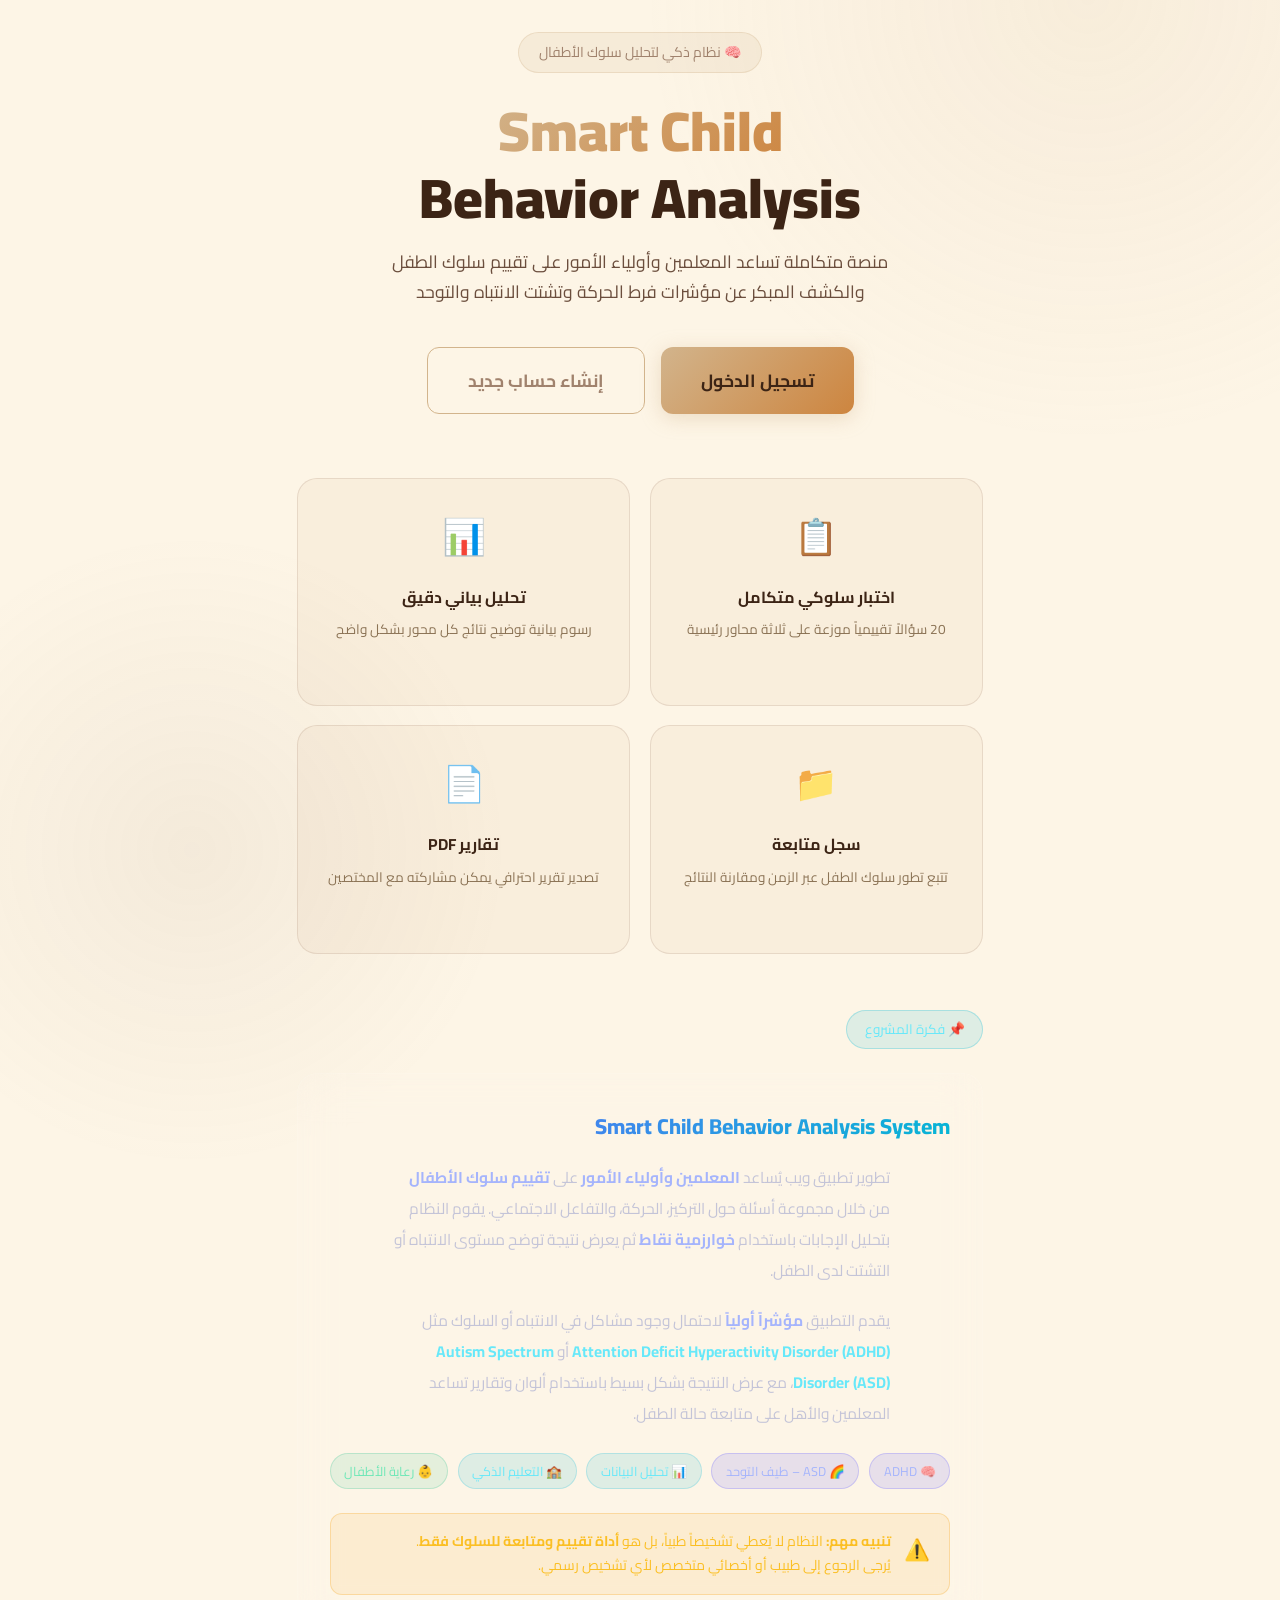
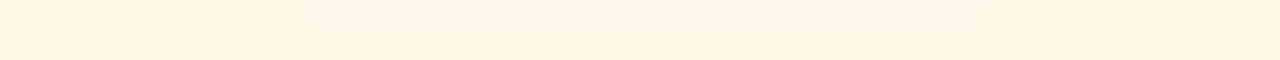
<file: index.html>
<!DOCTYPE html>
<html lang="ar" dir="rtl">
<head>
  <meta charset="UTF-8">
  <meta name="viewport" content="width=device-width, initial-scale=1.0">
  <title>نظام تحليل سلوك الأطفال الذكي</title>
  <meta name="description" content="نظام ذكي لتحليل سلوك الأطفال وتقديم مؤشرات مبكرة لمشاكل الانتباه وفرط الحركة والتوحد">
  <link rel="stylesheet" href="css/style.css">
</head>
<body>

<div class="hero">
  <div class="container">
    <div class="hero-badge">🧠 نظام ذكي لتحليل سلوك الأطفال</div>
    <h1>
      <span class="text-gradient">Smart Child</span><br>
      Behavior Analysis

    </h1>
    <p>منصة متكاملة تساعد المعلمين وأولياء الأمور على تقييم سلوك الطفل والكشف المبكر عن مؤشرات فرط الحركة وتشتت الانتباه والتوحد</p>
    <div class="hero-btns">
      <a href="login.html" class="btn btn-primary btn-lg"> تسجيل الدخول</a>
      <a href="register.html" class="btn btn-outline btn-lg"> إنشاء حساب جديد</a>
    </div>

    <div class="features-grid">
      <div class="feature-card">
        <div class="feature-icon">📋</div>
        <h3>اختبار سلوكي متكامل</h3>
        <p>20 سؤالاً تقييمياً موزعة على ثلاثة محاور رئيسية</p>
      </div>
      <div class="feature-card">
        <div class="feature-icon">📊</div>
        <h3>تحليل بياني دقيق</h3>
        <p>رسوم بيانية توضيح نتائج كل محور بشكل واضح</p>
      </div>
      <div class="feature-card">
        <div class="feature-icon">📁</div>
        <h3>سجل متابعة</h3>
        <p>تتبع تطور سلوك الطفل عبر الزمن ومقارنة النتائج</p>
      </div>
      <div class="feature-card">
        <div class="feature-icon">📄</div>
        <h3>تقارير PDF</h3>
        <p>تصدير تقرير احترافي يمكن مشاركته مع المختصين</p>
      </div>
    </div>

    <!-- About Section -->
    <div style="margin-top:3.5rem;text-align:right;">

      <div style="display:inline-flex;align-items:center;gap:0.5rem;background:rgba(6,182,212,0.12);border:1px solid rgba(6,182,212,0.25);border-radius:50px;padding:0.35rem 1.1rem;font-size:0.85rem;color:#67e8f9;margin-bottom:1.5rem;">
        📌 فكرة المشروع
      </div>

      <div style="background:rgba(255,255,255,0.04);border:1px solid rgba(255,255,255,0.09);border-radius:20px;padding:2rem;backdrop-filter:blur(20px);">

        <h2 style="font-size:1.35rem;font-weight:800;margin-bottom:1rem;background:linear-gradient(135deg,#6c63ff,#06b6d4);-webkit-background-clip:text;-webkit-text-fill-color:transparent;background-clip:text;">
          Smart Child Behavior Analysis System
        </h2>

        <p style="color:#c4c4d8;font-size:0.97rem;line-height:2;margin-bottom:1.2rem;">
          تطوير تطبيق ويب يُساعد <strong style="color:#a5b4fc;">المعلمين وأولياء الأمور</strong> على
          <strong style="color:#a5b4fc;">تقييم سلوك الأطفال</strong> من خلال مجموعة أسئلة حول التركيز،
          الحركة، والتفاعل الاجتماعي. يقوم النظام بتحليل الإجابات باستخدام
          <strong style="color:#a5b4fc;">خوارزمية نقاط</strong> ثم يعرض نتيجة توضح مستوى الانتباه
          أو التشتت لدى الطفل.
        </p>

        <p style="color:#c4c4d8;font-size:0.97rem;line-height:2;margin-bottom:1.5rem;">
          يقدم التطبيق <strong style="color:#a5b4fc;">مؤشراً أولياً</strong> لاحتمال وجود مشاكل في
          الانتباه أو السلوك مثل
          <strong style="color:#67e8f9;">Attention Deficit Hyperactivity Disorder (ADHD)</strong> أو
          <strong style="color:#67e8f9;">Autism Spectrum Disorder (ASD)</strong>،
          مع عرض النتيجة بشكل بسيط باستخدام ألوان وتقارير تساعد المعلمين والأهل
          على متابعة حالة الطفل.
        </p>

        <!-- Tags -->
        <div style="display:flex;flex-wrap:wrap;gap:0.6rem;margin-bottom:1.5rem;">
          <span style="background:rgba(108,99,255,0.15);color:#a5b4fc;padding:0.3rem 0.85rem;border-radius:50px;font-size:0.8rem;border:1px solid rgba(108,99,255,0.25);">🧠 ADHD</span>
          <span style="background:rgba(108,99,255,0.15);color:#a5b4fc;padding:0.3rem 0.85rem;border-radius:50px;font-size:0.8rem;border:1px solid rgba(108,99,255,0.25);">🌈 ASD – طيف التوحد</span>
          <span style="background:rgba(6,182,212,0.12);color:#67e8f9;padding:0.3rem 0.85rem;border-radius:50px;font-size:0.8rem;border:1px solid rgba(6,182,212,0.2);">📊 تحليل البيانات</span>
          <span style="background:rgba(6,182,212,0.12);color:#67e8f9;padding:0.3rem 0.85rem;border-radius:50px;font-size:0.8rem;border:1px solid rgba(6,182,212,0.2);">🏫 التعليم الذكي</span>
          <span style="background:rgba(16,185,129,0.1);color:#6ee7b7;padding:0.3rem 0.85rem;border-radius:50px;font-size:0.8rem;border:1px solid rgba(16,185,129,0.2);">👶 رعاية الأطفال</span>
        </div>

        <!-- Disclaimer -->
        <div style="background:rgba(245,158,11,0.1);border:1px solid rgba(245,158,11,0.25);border-radius:12px;padding:1rem 1.2rem;display:flex;align-items:flex-start;gap:0.8rem;">
          <span style="font-size:1.3rem;flex-shrink:0;">⚠️</span>
          <p style="color:#fbbf24;font-size:0.88rem;line-height:1.7;margin:0;">
            <strong>تنبيه مهم:</strong> النظام لا يُعطي تشخيصاً طبياً، بل هو
            <strong>أداة تقييم ومتابعة للسلوك فقط</strong>. يُرجى الرجوع إلى طبيب أو
            أخصائي متخصص لأي تشخيص رسمي.
          </p>
        </div>

      </div>
    </div>

  </div>
</div>

<script src="js/storage.js"></script>
<script>
  // If already logged in, go to dashboard
  redirectIfLoggedIn();
</script>
</body>
</html>
</file>
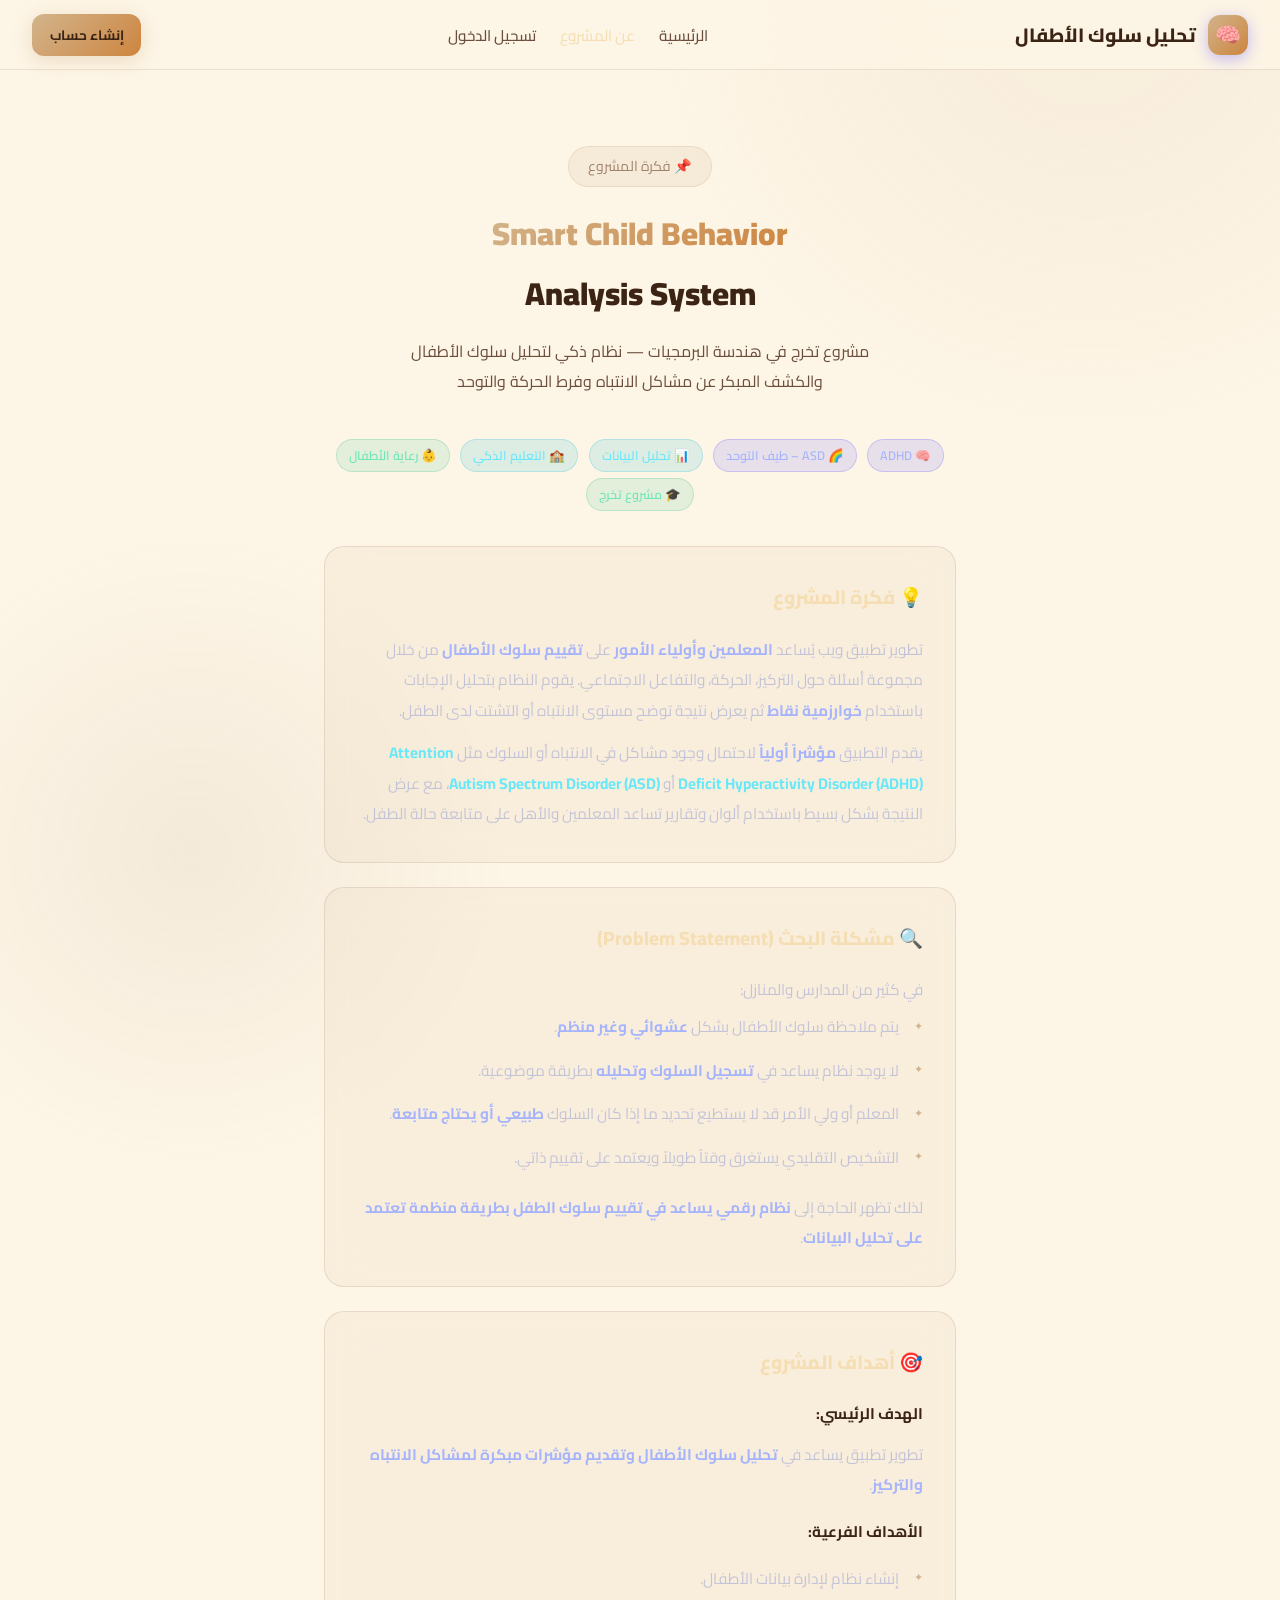
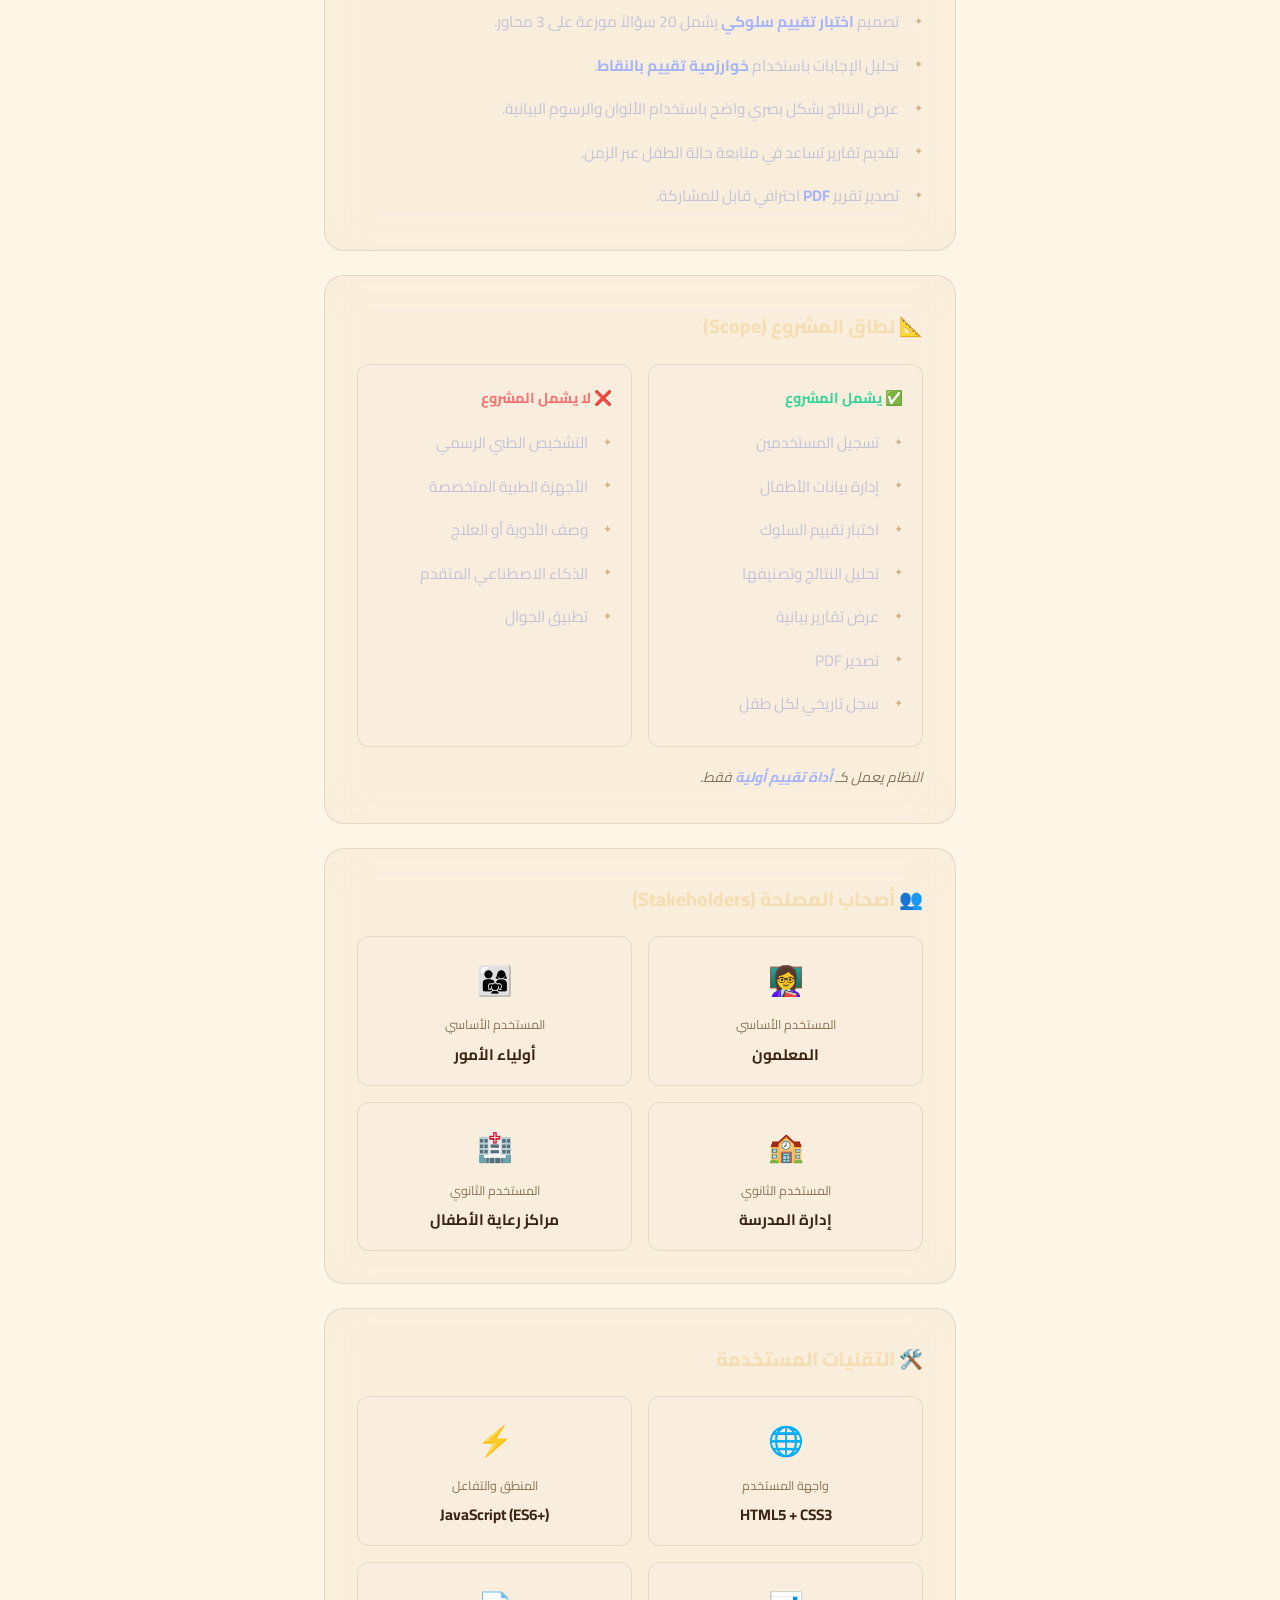
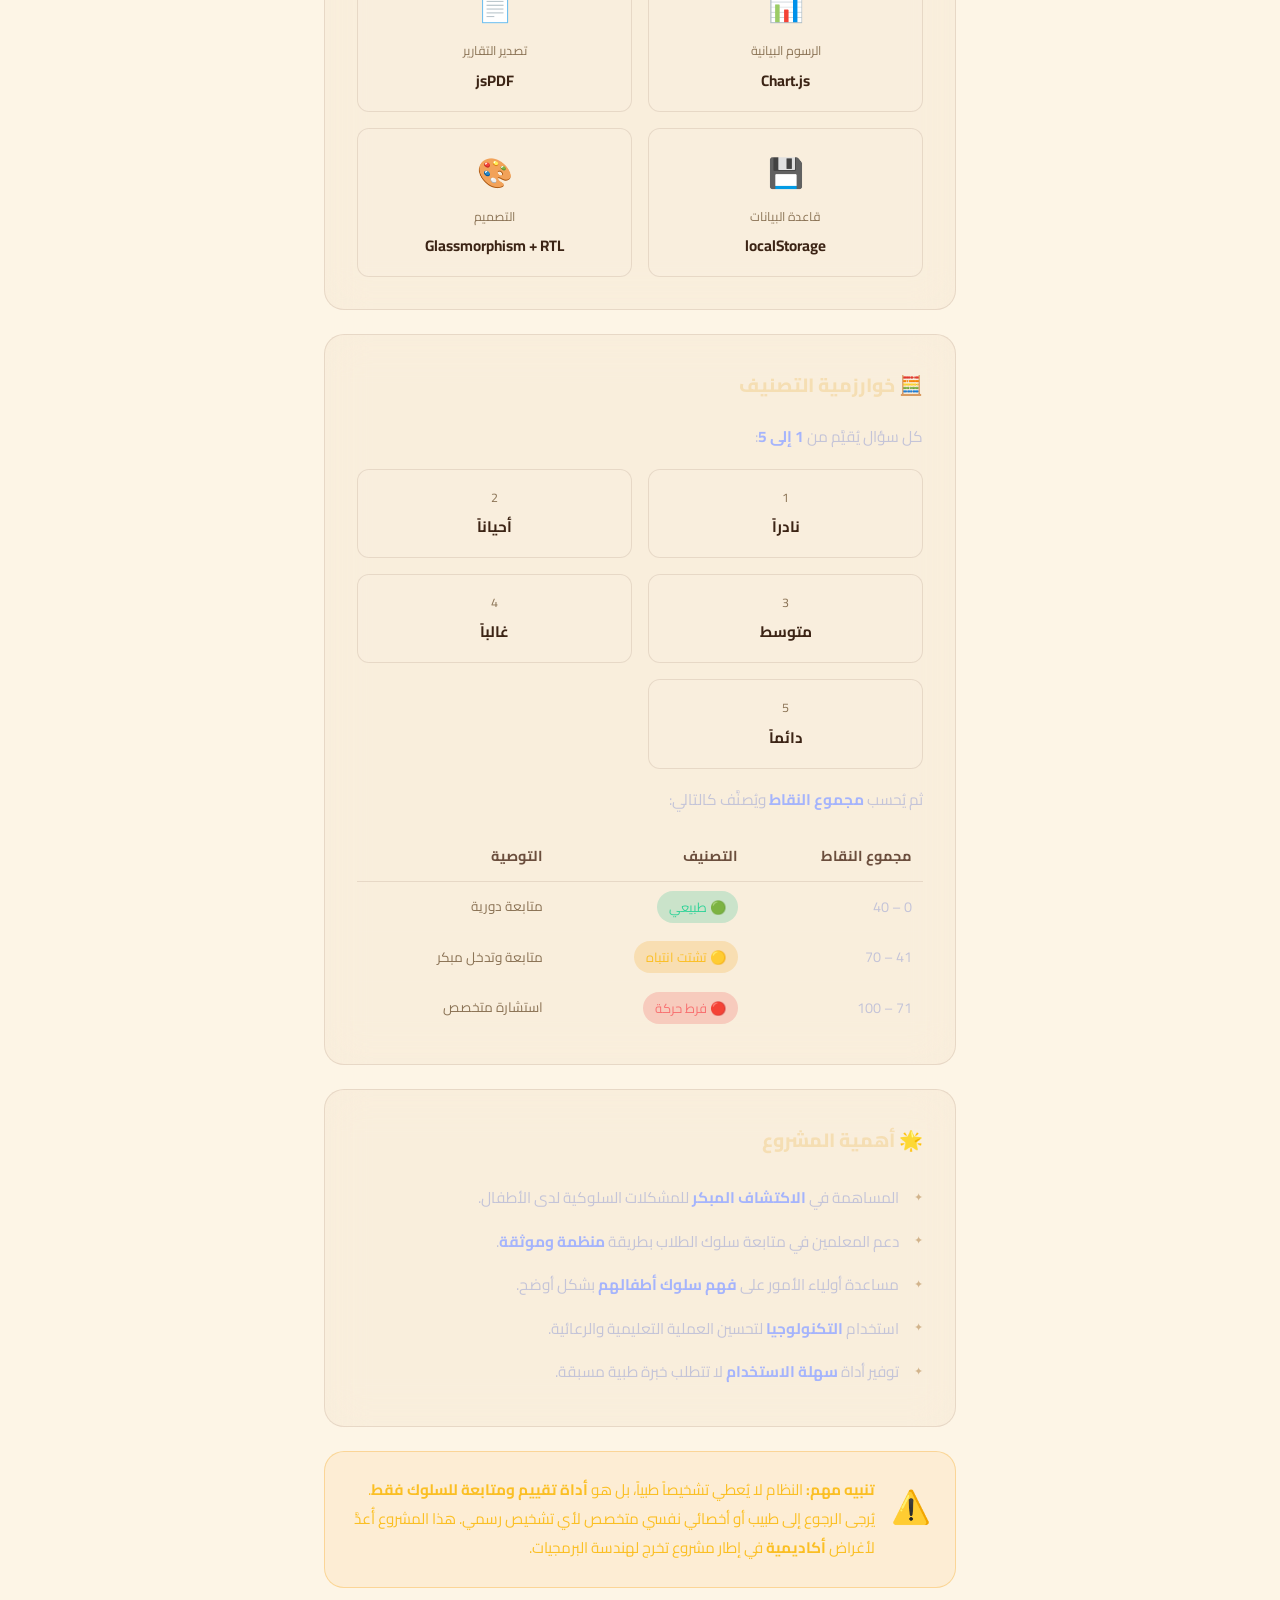
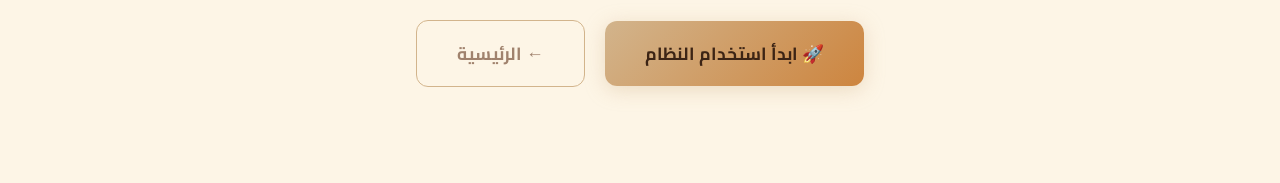
<file: about.html>
<!DOCTYPE html>
<html lang="ar" dir="rtl">
<head>
  <meta charset="UTF-8">
  <meta name="viewport" content="width=device-width, initial-scale=1.0">
  <title>عن المشروع | نظام تحليل سلوك الأطفال</title>
  <meta name="description" content="Smart Child Behavior Analysis System - نظام تحليل سلوك الأطفال الذكي">
  <link rel="stylesheet" href="css/style.css">
  <style>
    .about-hero {
      text-align: center;
      padding: 3.5rem 0 2.5rem;
    }
    .about-section {
      background: var(--bg-card);
      border: 1px solid var(--border);
      border-radius: var(--radius);
      padding: 2rem;
      margin-bottom: 1.5rem;
      backdrop-filter: blur(20px);
      animation: fadeInUp 0.5s ease;
    }
    .about-section h2 {
      font-size: 1.2rem;
      font-weight: 800;
      margin-bottom: 1.2rem;
      display: flex;
      align-items: center;
      gap: 0.6rem;
      color: var(--primary-light);
    }
    .about-section p, .about-section li {
      color: #c4c4d8;
      font-size: 0.96rem;
      line-height: 2;
    }
    .about-section ul {
      list-style: none;
      padding: 0;
    }
    .about-section ul li {
      padding: 0.4rem 0;
      padding-right: 1.5rem;
      position: relative;
    }
    .about-section ul li::before {
      content: '✦';
      position: absolute;
      right: 0;
      color: var(--primary);
      font-size: 0.7rem;
      top: 0.55rem;
    }
    .highlight { color: #a5b4fc; font-weight: 700; }
    .highlight-cyan { color: #67e8f9; font-weight: 700; }
    .info-grid {
      display: grid;
      grid-template-columns: repeat(auto-fit, minmax(200px, 1fr));
      gap: 1rem;
      margin-top: 0.5rem;
    }
    .info-item {
      background: rgba(255,255,255,0.03);
      border: 1px solid var(--border);
      border-radius: var(--radius-sm);
      padding: 1rem;
      text-align: center;
    }
    .info-item .info-icon { font-size: 1.8rem; margin-bottom: 0.4rem; }
    .info-item .info-label { font-size: 0.78rem; color: var(--text-muted); }
    .info-item .info-val { font-size: 0.95rem; font-weight: 700; color: var(--text-primary); margin-top: 0.2rem; }
    .scope-row {
      display: grid;
      grid-template-columns: 1fr 1fr;
      gap: 1rem;
    }
    .scope-box {
      background: rgba(255,255,255,0.03);
      border: 1px solid var(--border);
      border-radius: var(--radius-sm);
      padding: 1.2rem;
    }
    .scope-box .scope-title {
      font-size: 0.9rem;
      font-weight: 700;
      margin-bottom: 0.7rem;
    }
    .scope-box.include .scope-title { color: #34d399; }
    .scope-box.exclude .scope-title { color: #f87171; }
    .tag {
      display: inline-block;
      padding: 0.25rem 0.75rem;
      border-radius: 50px;
      font-size: 0.78rem;
      font-weight: 600;
      margin: 0.2rem;
    }
    .tag-purple { background: rgba(108,99,255,0.15); color: #a5b4fc; border: 1px solid rgba(108,99,255,0.25); }
    .tag-cyan   { background: rgba(6,182,212,0.12);  color: #67e8f9; border: 1px solid rgba(6,182,212,0.2); }
    .tag-green  { background: rgba(16,185,129,0.1);  color: #6ee7b7; border: 1px solid rgba(16,185,129,0.2); }
    .disclaimer-box {
      background: rgba(245,158,11,0.08);
      border: 1.5px solid rgba(245,158,11,0.3);
      border-radius: var(--radius);
      padding: 1.5rem;
      display: flex;
      align-items: flex-start;
      gap: 1rem;
    }
    .disclaimer-box .disc-icon { font-size: 2rem; flex-shrink: 0; }
    .disclaimer-box p { color: #fbbf24; font-size: 0.95rem; line-height: 1.9; margin: 0; }

    @media (max-width: 600px) {
      .scope-row { grid-template-columns: 1fr; }
    }
  </style>
</head>
<body>
<nav class="navbar" id="navbar">
  <a href="index.html" class="nav-brand">
    <div class="logo-icon">🧠</div>
    <span>تحليل سلوك الأطفال</span>
  </a>
  <ul class="nav-links">
    <li><a href="index.html">الرئيسية</a></li>
    <li><a href="about.html" style="color:var(--primary-light)">عن المشروع</a></li>
    <li><a href="login.html">تسجيل الدخول</a></li>
  </ul>
  <div>
    <a href="register.html" class="btn btn-primary btn-sm">إنشاء حساب</a>
  </div>
</nav>

<div class="main-content">
  <div class="container-sm">

    <!-- Hero -->
    <div class="about-hero">
      <div class="hero-badge" style="margin-bottom:1rem;">📌 فكرة المشروع</div>
      <h1 style="font-size:2rem;font-weight:900;margin-bottom:0.8rem;">
        <span class="text-gradient">Smart Child Behavior</span><br>Analysis System
      </h1>
      <p style="color:var(--text-secondary);font-size:1rem;max-width:520px;margin:0 auto;">
        مشروع تخرج في هندسة البرمجيات — نظام ذكي لتحليل سلوك الأطفال والكشف المبكر عن مشاكل الانتباه وفرط الحركة والتوحد
      </p>
    </div>

    <!-- Project overview tags -->
    <div style="text-align:center;margin-bottom:2rem;">
      <span class="tag tag-purple">🧠 ADHD</span>
      <span class="tag tag-purple">🌈 ASD – طيف التوحد</span>
      <span class="tag tag-cyan">📊 تحليل البيانات</span>
      <span class="tag tag-cyan">🏫 التعليم الذكي</span>
      <span class="tag tag-green">👶 رعاية الأطفال</span>
      <span class="tag tag-green">🎓 مشروع تخرج</span>
    </div>

    <!-- 1. فكرة المشروع -->
    <div class="about-section">
      <h2>💡 فكرة المشروع</h2>
      <p>
        تطوير تطبيق ويب يُساعد <span class="highlight">المعلمين وأولياء الأمور</span> على
        <span class="highlight">تقييم سلوك الأطفال</span> من خلال مجموعة أسئلة حول التركيز،
        الحركة، والتفاعل الاجتماعي. يقوم النظام بتحليل الإجابات باستخدام
        <span class="highlight">خوارزمية نقاط</span> ثم يعرض نتيجة توضح مستوى الانتباه
        أو التشتت لدى الطفل.
      </p>
      <p style="margin-top:0.7rem;">
        يقدم التطبيق <span class="highlight">مؤشراً أولياً</span> لاحتمال وجود مشاكل في الانتباه
        أو السلوك مثل
        <span class="highlight-cyan">Attention Deficit Hyperactivity Disorder (ADHD)</span> أو
        <span class="highlight-cyan">Autism Spectrum Disorder (ASD)</span>،
        مع عرض النتيجة بشكل بسيط باستخدام ألوان وتقارير تساعد المعلمين والأهل على متابعة حالة الطفل.
      </p>
    </div>

    <!-- 2. مشكلة البحث -->
    <div class="about-section">
      <h2>🔍 مشكلة البحث (Problem Statement)</h2>
      <p>في كثير من المدارس والمنازل:</p>
      <ul>
        <li>يتم ملاحظة سلوك الأطفال بشكل <span class="highlight">عشوائي وغير منظم</span>.</li>
        <li>لا يوجد نظام يساعد في <span class="highlight">تسجيل السلوك وتحليله</span> بطريقة موضوعية.</li>
        <li>المعلم أو ولي الأمر قد لا يستطيع تحديد ما إذا كان السلوك <span class="highlight">طبيعي أو يحتاج متابعة</span>.</li>
        <li>التشخيص التقليدي يستغرق وقتاً طويلاً ويعتمد على تقييم ذاتي.</li>
      </ul>
      <p style="margin-top:0.8rem;">
        لذلك تظهر الحاجة إلى <span class="highlight">نظام رقمي يساعد في تقييم سلوك الطفل بطريقة منظمة تعتمد على تحليل البيانات</span>.
      </p>
    </div>

    <!-- 3. أهداف المشروع -->
    <div class="about-section">
      <h2>🎯 أهداف المشروع</h2>
      <p style="font-weight:700;color:var(--text-primary);margin-bottom:0.6rem;">الهدف الرئيسي:</p>
      <p>
        تطوير تطبيق يساعد في <span class="highlight">تحليل سلوك الأطفال وتقديم مؤشرات مبكرة لمشاكل الانتباه والتركيز</span>.
      </p>
      <p style="font-weight:700;color:var(--text-primary);margin:1rem 0 0.6rem;">الأهداف الفرعية:</p>
      <ul>
        <li>إنشاء نظام لإدارة بيانات الأطفال.</li>
        <li>تصميم <span class="highlight">اختبار تقييم سلوكي</span> يشمل 20 سؤالاً موزعة على 3 محاور.</li>
        <li>تحليل الإجابات باستخدام <span class="highlight">خوارزمية تقييم بالنقاط</span>.</li>
        <li>عرض النتائج بشكل بصري واضح باستخدام الألوان والرسوم البيانية.</li>
        <li>تقديم تقارير تساعد في متابعة حالة الطفل عبر الزمن.</li>
        <li>تصدير تقرير <span class="highlight">PDF</span> احترافي قابل للمشاركة.</li>
      </ul>
    </div>

    <!-- 4. نطاق المشروع -->
    <div class="about-section">
      <h2>📐 نطاق المشروع (Scope)</h2>
      <div class="scope-row">
        <div class="scope-box include">
          <div class="scope-title">✅ يشمل المشروع</div>
          <ul>
            <li>تسجيل المستخدمين</li>
            <li>إدارة بيانات الأطفال</li>
            <li>اختبار تقييم السلوك</li>
            <li>تحليل النتائج وتصنيفها</li>
            <li>عرض تقارير بيانية</li>
            <li>تصدير PDF</li>
            <li>سجل تاريخي لكل طفل</li>
          </ul>
        </div>
        <div class="scope-box exclude">
          <div class="scope-title">❌ لا يشمل المشروع</div>
          <ul>
            <li>التشخيص الطبي الرسمي</li>
            <li>الأجهزة الطبية المتخصصة</li>
            <li>وصف الأدوية أو العلاج</li>
            <li>الذكاء الاصطناعي المتقدم</li>
            <li>تطبيق الجوال</li>
          </ul>
        </div>
      </div>
      <p style="margin-top:1rem;font-size:0.88rem;font-style:italic;color:var(--text-muted);">
        النظام يعمل كـ <span class="highlight">أداة تقييم أولية</span> فقط.
      </p>
    </div>

    <!-- 5. أصحاب المصلحة -->
    <div class="about-section">
      <h2>👥 أصحاب المصلحة (Stakeholders)</h2>
      <div class="info-grid">
        <div class="info-item">
          <div class="info-icon">👩‍🏫</div>
          <div class="info-label">المستخدم الأساسي</div>
          <div class="info-val">المعلمون</div>
        </div>
        <div class="info-item">
          <div class="info-icon">👨‍👩‍👧</div>
          <div class="info-label">المستخدم الأساسي</div>
          <div class="info-val">أولياء الأمور</div>
        </div>
        <div class="info-item">
          <div class="info-icon">🏫</div>
          <div class="info-label">المستخدم الثانوي</div>
          <div class="info-val">إدارة المدرسة</div>
        </div>
        <div class="info-item">
          <div class="info-icon">🏥</div>
          <div class="info-label">المستخدم الثانوي</div>
          <div class="info-val">مراكز رعاية الأطفال</div>
        </div>
      </div>
    </div>

    <!-- 6. التقنيات المستخدمة -->
    <div class="about-section">
      <h2>🛠️ التقنيات المستخدمة</h2>
      <div class="info-grid">
        <div class="info-item">
          <div class="info-icon">🌐</div>
          <div class="info-label">واجهة المستخدم</div>
          <div class="info-val">HTML5 + CSS3</div>
        </div>
        <div class="info-item">
          <div class="info-icon">⚡</div>
          <div class="info-label">المنطق والتفاعل</div>
          <div class="info-val">JavaScript (ES6+)</div>
        </div>
        <div class="info-item">
          <div class="info-icon">📊</div>
          <div class="info-label">الرسوم البيانية</div>
          <div class="info-val">Chart.js</div>
        </div>
        <div class="info-item">
          <div class="info-icon">📄</div>
          <div class="info-label">تصدير التقارير</div>
          <div class="info-val">jsPDF</div>
        </div>
        <div class="info-item">
          <div class="info-icon">💾</div>
          <div class="info-label">قاعدة البيانات</div>
          <div class="info-val">localStorage</div>
        </div>
        <div class="info-item">
          <div class="info-icon">🎨</div>
          <div class="info-label">التصميم</div>
          <div class="info-val">Glassmorphism + RTL</div>
        </div>
      </div>
    </div>

    <!-- 7. خوارزمية التصنيف -->
    <div class="about-section">
      <h2>🧮 خوارزمية التصنيف</h2>
      <p>كل سؤال يُقيَّم من <span class="highlight">1 إلى 5</span>:</p>
      <div class="info-grid" style="margin:1rem 0;">
        <div class="info-item"><div class="info-label">1</div><div class="info-val">نادراً</div></div>
        <div class="info-item"><div class="info-label">2</div><div class="info-val">أحياناً</div></div>
        <div class="info-item"><div class="info-label">3</div><div class="info-val">متوسط</div></div>
        <div class="info-item"><div class="info-label">4</div><div class="info-val">غالباً</div></div>
        <div class="info-item"><div class="info-label">5</div><div class="info-val">دائماً</div></div>
      </div>
      <p>ثم يُحسب <span class="highlight">مجموع النقاط</span> ويُصنَّف كالتالي:</p>
      <div style="margin-top:1rem;overflow-x:auto;">
        <table style="width:100%;border-collapse:collapse;font-size:0.9rem;">
          <thead>
            <tr style="border-bottom:1px solid var(--border);">
              <th style="padding:0.7rem;text-align:right;color:var(--text-secondary);">مجموع النقاط</th>
              <th style="padding:0.7rem;text-align:right;color:var(--text-secondary);">التصنيف</th>
              <th style="padding:0.7rem;text-align:right;color:var(--text-secondary);">التوصية</th>
            </tr>
          </thead>
          <tbody>
            <tr style="border-bottom:1px solid rgba(255,255,255,0.04);">
              <td style="padding:0.7rem;color:#c4c4d8;">0 – 40</td>
              <td style="padding:0.7rem;"><span style="background:rgba(16,185,129,0.2);color:#34d399;padding:0.25rem 0.75rem;border-radius:50px;font-size:0.82rem;">🟢 طبيعي</span></td>
              <td style="padding:0.7rem;color:var(--text-muted);font-size:0.85rem;">متابعة دورية</td>
            </tr>
            <tr style="border-bottom:1px solid rgba(255,255,255,0.04);">
              <td style="padding:0.7rem;color:#c4c4d8;">41 – 70</td>
              <td style="padding:0.7rem;"><span style="background:rgba(245,158,11,0.2);color:#fbbf24;padding:0.25rem 0.75rem;border-radius:50px;font-size:0.82rem;">🟡 تشتت انتباه</span></td>
              <td style="padding:0.7rem;color:var(--text-muted);font-size:0.85rem;">متابعة وتدخل مبكر</td>
            </tr>
            <tr>
              <td style="padding:0.7rem;color:#c4c4d8;">71 – 100</td>
              <td style="padding:0.7rem;"><span style="background:rgba(239,68,68,0.2);color:#f87171;padding:0.25rem 0.75rem;border-radius:50px;font-size:0.82rem;">🔴 فرط حركة</span></td>
              <td style="padding:0.7rem;color:var(--text-muted);font-size:0.85rem;">استشارة متخصص</td>
            </tr>
          </tbody>
        </table>
      </div>
    </div>

    <!-- 8. أهمية المشروع -->
    <div class="about-section">
      <h2>🌟 أهمية المشروع</h2>
      <ul>
        <li>المساهمة في <span class="highlight">الاكتشاف المبكر</span> للمشكلات السلوكية لدى الأطفال.</li>
        <li>دعم المعلمين في متابعة سلوك الطلاب بطريقة <span class="highlight">منظمة وموثقة</span>.</li>
        <li>مساعدة أولياء الأمور على <span class="highlight">فهم سلوك أطفالهم</span> بشكل أوضح.</li>
        <li>استخدام <span class="highlight">التكنولوجيا</span> لتحسين العملية التعليمية والرعائية.</li>
        <li>توفير أداة <span class="highlight">سهلة الاستخدام</span> لا تتطلب خبرة طبية مسبقة.</li>
      </ul>
    </div>

    <!-- Disclaimer -->
    <div class="disclaimer-box" style="margin-bottom:2rem;">
      <div class="disc-icon">⚠️</div>
      <p>
        <strong>تنبيه مهم:</strong> النظام لا يُعطي تشخيصاً طبياً، بل هو
        <strong>أداة تقييم ومتابعة للسلوك فقط</strong>.
        يُرجى الرجوع إلى طبيب أو أخصائي نفسي متخصص لأي تشخيص رسمي.
        هذا المشروع أُعدَّ لأغراض <strong>أكاديمية</strong> في إطار مشروع تخرج لهندسة البرمجيات.
      </p>
    </div>

    <!-- CTA -->
    <div style="text-align:center;margin-bottom:3rem;">
      <a href="register.html" class="btn btn-primary btn-lg">🚀 ابدأ استخدام النظام</a>
      <a href="index.html" class="btn btn-outline btn-lg" style="margin-right:1rem;">← الرئيسية</a>
    </div>

  </div>
</div>

<script src="js/storage.js"></script>
<script>
  // If logged in, update navbar
  const u = DB.getCurrentUser();
  if (u) {
    const nav = document.getElementById('navbar');
    nav.innerHTML = `
      <a href="dashboard.html" class="nav-brand">
        <div class="logo-icon">🧠</div>
        <span>تحليل سلوك الأطفال</span>
      </a>
      <ul class="nav-links">
        <li><a href="dashboard.html">لوحة التحكم</a></li>
        <li><a href="about.html" style="color:var(--primary-light)">عن المشروع</a></li>
        <li><a href="add-child.html">إضافة طفل</a></li>
      </ul>
      <div class="nav-user">
        <div class="user-avatar">${u.name.charAt(0)}</div>
        <button class="btn btn-outline btn-sm" onclick="DB.logout();location.href='index.html'">خروج</button>
      </div>
    `;
  }
</script>
</body>
</html>
</file>
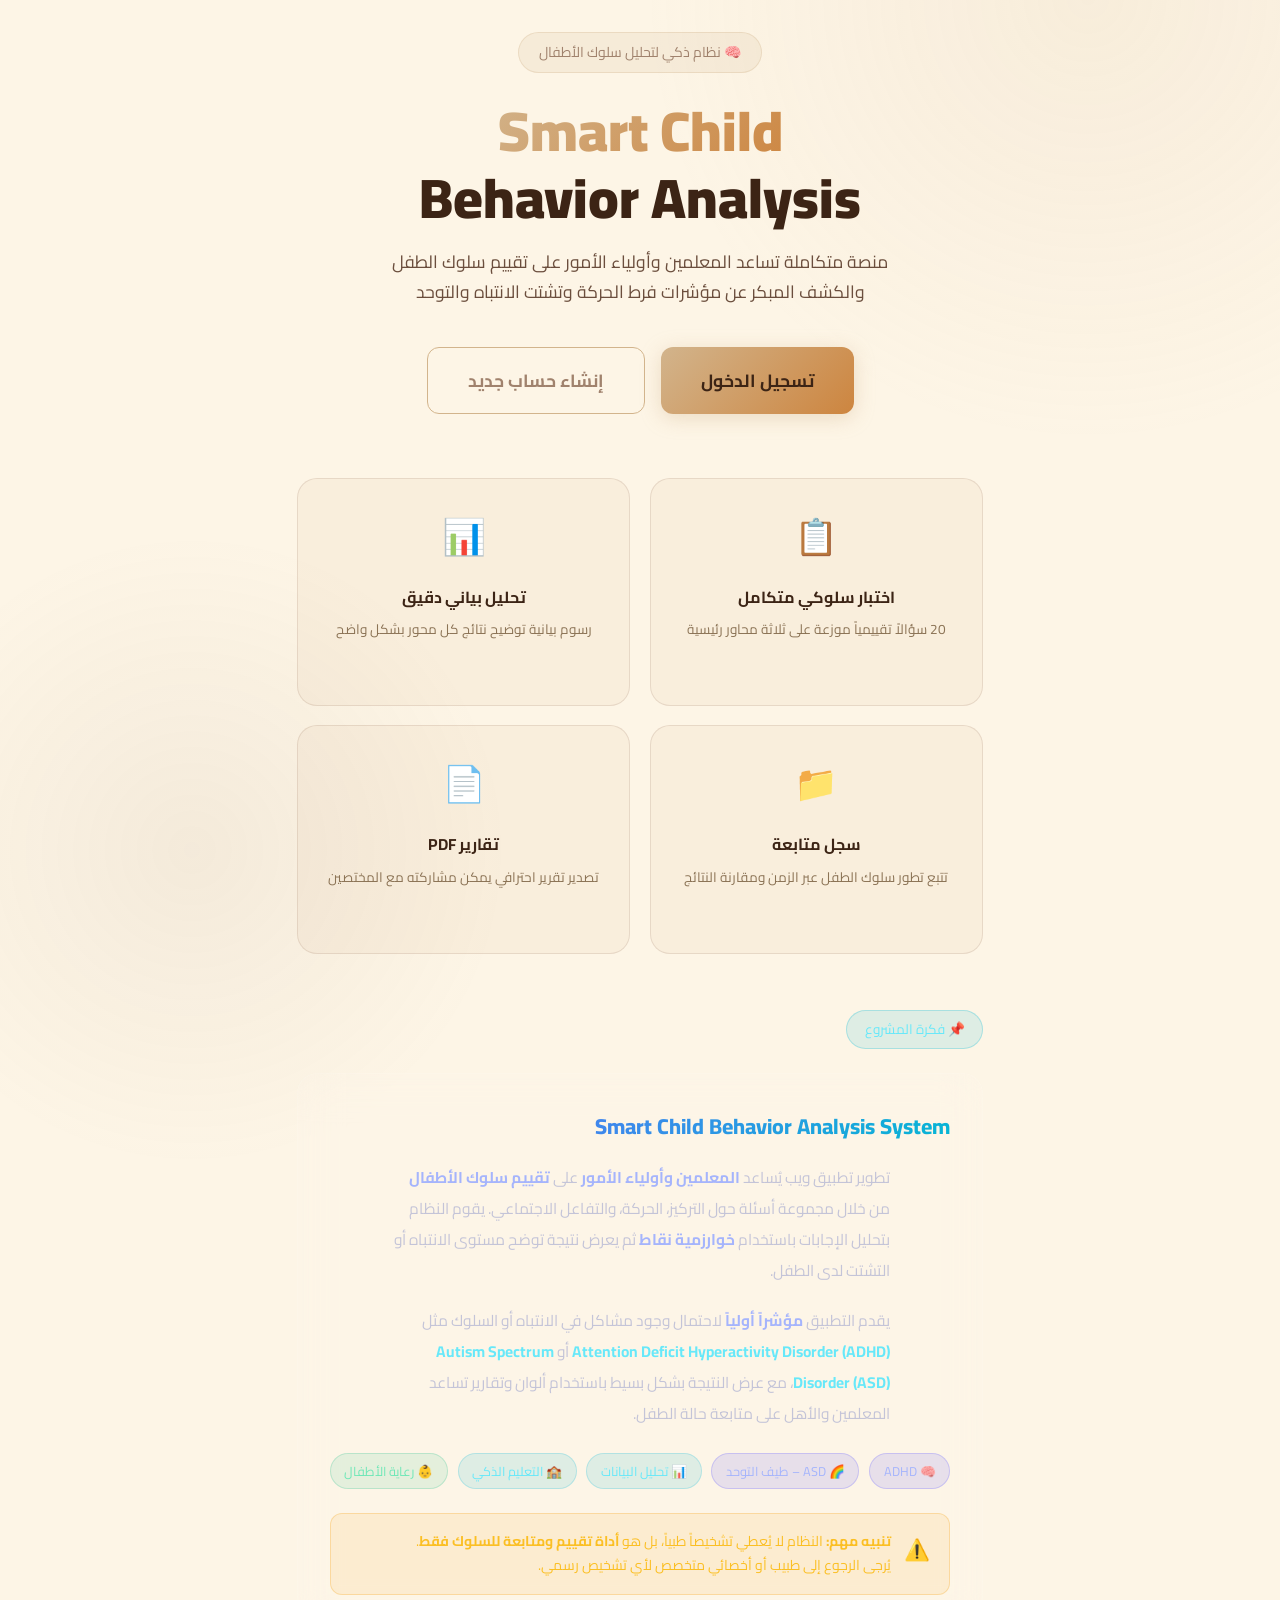
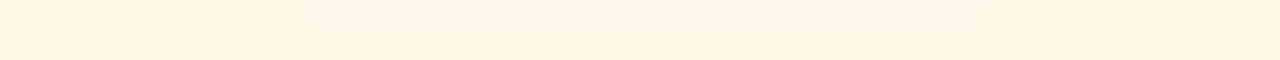
<file: add-child.html>
<!DOCTYPE html>
<html lang="ar" dir="rtl">
<head>
  <meta charset="UTF-8">
  <meta name="viewport" content="width=device-width, initial-scale=1.0">
  <title>إضافة طفل | نظام تحليل سلوك الأطفال</title>
  <link rel="stylesheet" href="css/style.css">
</head>
<body>
<nav class="navbar" id="navbar"></nav>

<div class="main-content">
  <div class="container-sm">
    <div class="page-header">
      <h1>إضافة طفل جديد</h1>
      <p>أدخل بيانات الطفل لإنشاء ملفه الشخصي</p>
    </div>

    <div class="card">
     <form id="addChildForm" novalidate>
  <div class="form-row" style="display:flex; flex-wrap:wrap; gap:1rem;">
    <div class="form-group" style="flex:1 1 200px;">
      <label class="form-label">👦 اسم الطفل</label>
      <input type="text" id="childName" class="form-control" placeholder="أدخل الاسم الكامل للطفل" required>
    </div>

    <div class="form-group" style="flex:1 1 100px;">
      <label class="form-label">🎂 العمر (بالسنوات)</label>
      <input type="number" id="childAge" class="form-control" placeholder="مثال: 7" min="2" max="18" required>
    </div>

    <div class="form-group" style="flex:1 1 120px;">
      <label class="form-label">⚥ الجنس</label>
      <select id="childGender" class="form-control">
        <option value="male">ذكر</option>
        <option value="female">أنثى</option>
      </select>
    </div>

    <div class="form-group" style="flex:1 1 180px;">
      <label class="form-label">📚 الصف الدراسي</label>
      <select id="childGrade" class="form-control">
        <option value="">اختر الصف</option>
        <option>ما قبل المدرسة</option>
        <option>الصف الأول الابتدائي</option>
        <option>الصف الثاني الابتدائي</option>
        <option>الصف الثالث الابتدائي</option>
        <option>الصف الرابع الابتدائي</option>
        <option>الصف الخامس الابتدائي</option>
        <option>الصف السادس الابتدائي</option>
        <option>الصف الأول المتوسط</option>
        <option>الصف الثاني المتوسط</option>
        <option>الصف الثالث المتوسط</option>
      </select>
    </div>

    <div class="form-group" style="flex:1 1 200px;">
      <label class="form-label">🏫 اسم المدرسة (اختياري)</label>
      <input type="text" id="childSchool" class="form-control" placeholder="أدخل اسم المدرسة">
    </div>

    <div class="form-group" style="flex:1 1 250px;">
      <label class="form-label">📝 ملاحظات إضافية (اختيارية)</label>
      <textarea id="childNotes" class="form-control" rows="3" placeholder="أي ملاحظات مهمة عن الطفل..."></textarea>
    </div>
  </div>

  <div class="form-error" id="child-err" style="display:block;margin-bottom:1rem;text-align:center;"></div>

  <div class="flex gap-2 flex-wrap">
    <button type="submit" class="btn btn-primary btn-lg" style="flex:1">💾 حفظ وإضافة الطفل</button>
    <a href="dashboard.html" class="btn btn-outline btn-lg" style="flex:1">إلغاء</a>
  </div>
</form>
    </div>
  </div>
</div>

<script src="js/storage.js"></script>
<script>
  const user = requireAuth();
  if (user) {
    renderNavbar('add-child');

    document.getElementById('addChildForm').addEventListener('submit', async function(e) {
      e.preventDefault();
      const submitBtn = e.target.querySelector('button[type=submit]');
      const name   = document.getElementById('childName').value.trim();
      const age    = document.getElementById('childAge').value;
      const gender = document.getElementById('childGender').value;
      const grade  = document.getElementById('childGrade').value;
      const school = document.getElementById('childSchool').value.trim();
      const notes  = document.getElementById('childNotes').value.trim();
      const errEl  = document.getElementById('child-err');

      errEl.textContent = '';
      if (!name) { errEl.textContent = 'يرجى إدخال اسم الطفل'; return; }
      if (!age || age < 2 || age > 18) { errEl.textContent = 'يرجى إدخال عمر صحيح بين 2 و 18 سنة'; return; }

      submitBtn.disabled = true;
      submitBtn.textContent = '⏳ جاري الحفظ...';

      const child = await DB.addChild(user.id, { name, age: parseInt(age), gender, grade, school, notes });
      if (!child) {
        errEl.textContent = 'حدث خطأ أثناء الحفظ. تأكد من اتصال Flask';
        submitBtn.disabled = false;
        submitBtn.textContent = '💾 حفظ وإضافة الطفل';
        return;
      }
      showToast('تم إضافة ' + child.name + ' بنجاح!', 'success');
      const cid = child.child_id || child.id;
      setTimeout(() => {
        if (confirm('هل تريد البدء بتقييم ' + child.name + ' الآن؟')) {
          window.location.href = `assessment.html?child=${cid}`;
        } else {
          window.location.href = 'dashboard.html';
        }
      }, 600);
    });
  }
</script>
</body>
</html>
</file>
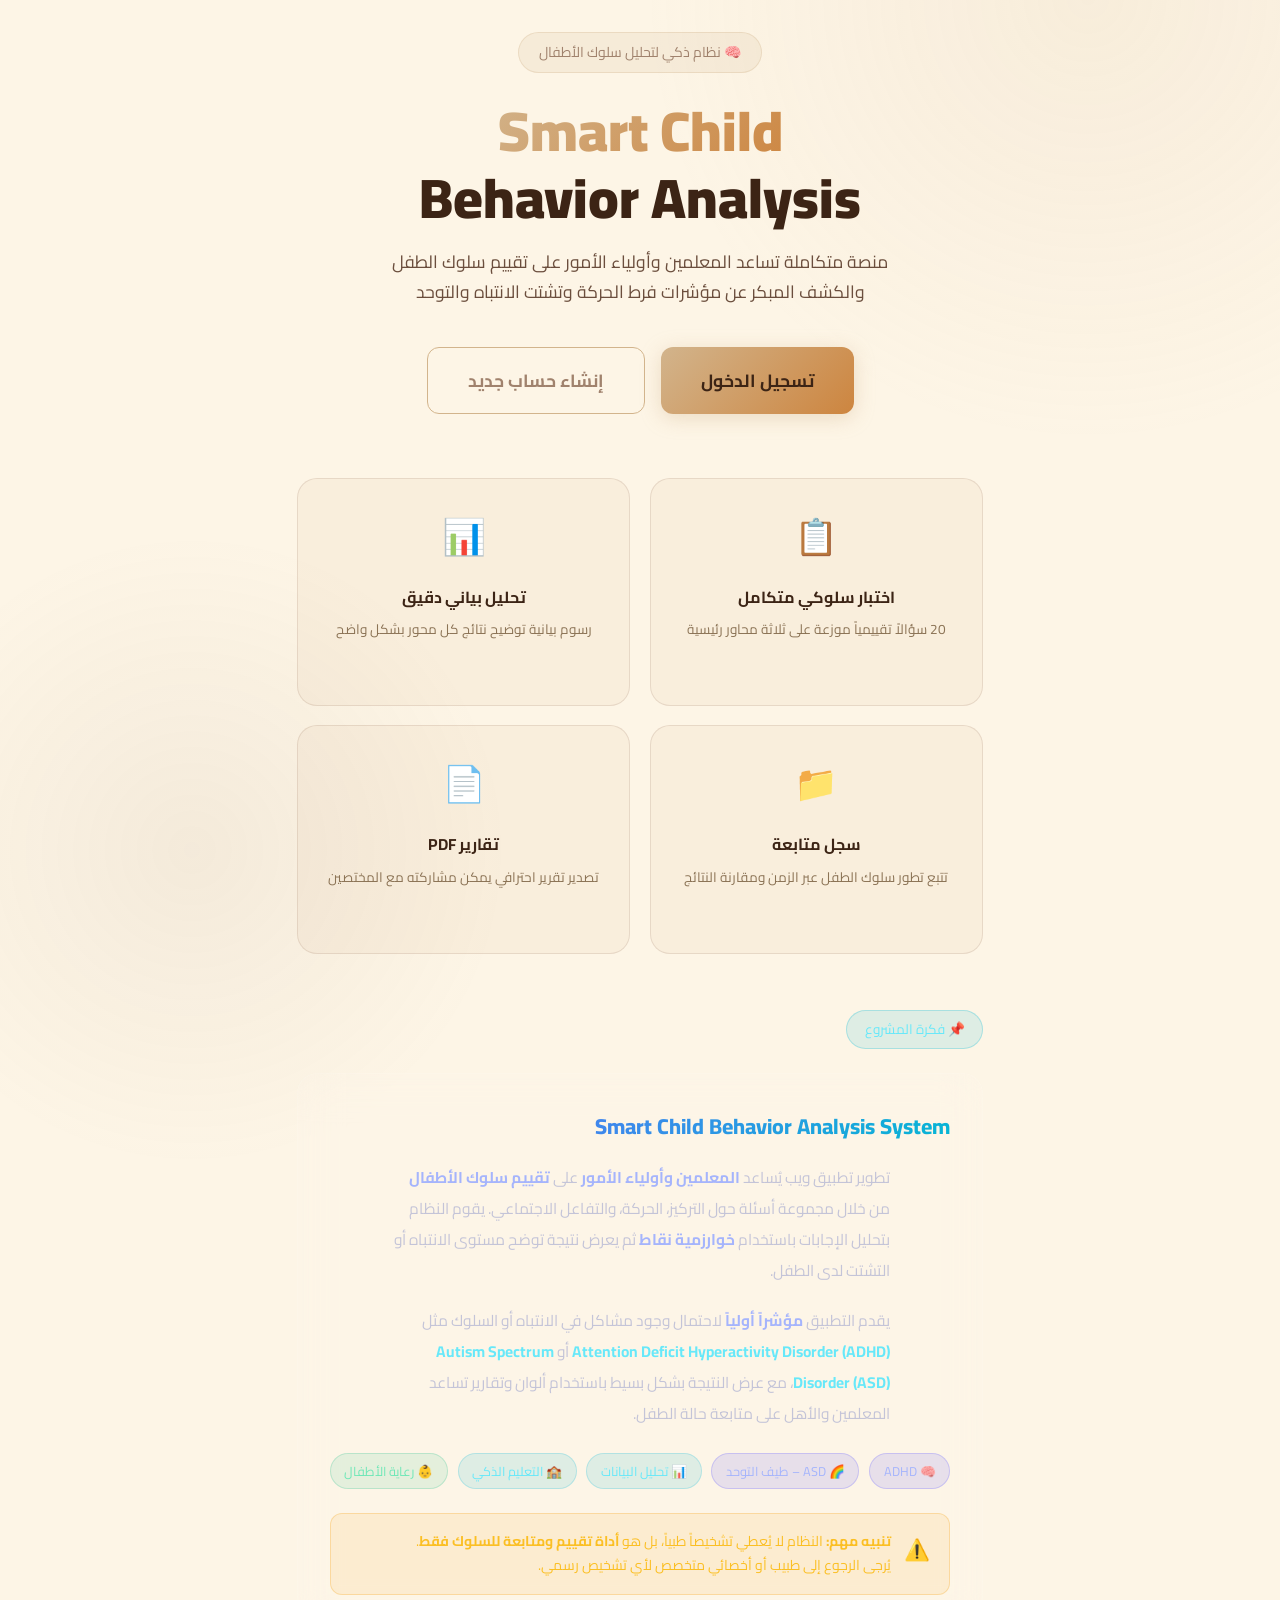
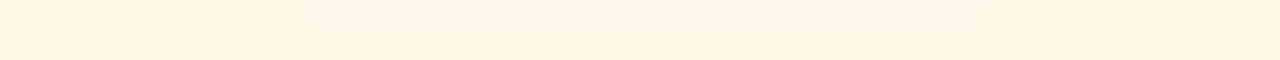
<file: assessment.html>
<!DOCTYPE html>
<html lang="ar" dir="rtl">
<head>
  <meta charset="UTF-8">
  <meta name="viewport" content="width=device-width, initial-scale=1.0">
  <title>تقييم السلوك | نظام تحليل سلوك الأطفال</title>
  <link rel="stylesheet" href="css/style.css">
</head>
<body>
<nav class="navbar" id="navbar"></nav>

<div class="main-content">
  <div class="container-sm">

    <!-- Child Info Banner -->
    <div class="card mb-4" id="childBanner" style="padding:1.2rem 1.5rem;display:flex;align-items:center;gap:1rem;">
      <div class="child-avatar" id="bannerAvatar" style="margin-bottom:0;width:48px;height:48px;font-size:1.2rem;flex-shrink:0">?</div>
      <div>
        <div style="font-weight:700;font-size:1.05rem" id="bannerName">جاري التحميل...</div>
        <div style="color:var(--text-muted);font-size:0.85rem" id="bannerMeta"></div>
      </div>
      <div style="margin-right:auto">
        <span style="background:rgba(108,99,255,0.15);color:var(--primary-light);padding:0.3rem 0.9rem;border-radius:50px;font-size:0.82rem;font-weight:700">📋 اختبار السلوك</span>
      </div>
    </div>

    <!-- Progress -->
    <div class="mb-3">
      <div class="progress-text">
        <span id="progressLabel">السؤال 1 من 20</span>
        <span id="progressPct">0%</span>
      </div>
      <div class="progress-bar-wrap">
        <div class="progress-bar" id="progressBar" style="width:0%"></div>
      </div>

      <!-- Category indicators -->
      <div class="flex gap-2 flex-wrap mt-1" id="categoryBar">
        <span id="cat-attention" style="font-size:0.78rem;padding:0.2rem 0.7rem;border-radius:50px;background:rgba(108,99,255,0.1);color:var(--primary-light);">🧠 الانتباه</span>
        <span id="cat-hyperactivity" style="font-size:0.78rem;padding:0.2rem 0.7rem;border-radius:50px;background:rgba(255,255,255,0.05);color:var(--text-muted);">⚡ فرط الحركة</span>
        <span id="cat-social" style="font-size:0.78rem;padding:0.2rem 0.7rem;border-radius:50px;background:rgba(255,255,255,0.05);color:var(--text-muted);">👫 التفاعل الاجتماعي</span>
      </div>
    </div>

    <!-- Questions Container -->
    <div id="questionsContainer"></div>

    <!-- Navigation Buttons -->
    <div class="flex gap-2 mt-3">
      <button class="btn btn-outline" id="prevBtn" onclick="prevQuestion()" disabled>← السابق</button>
      <button class="btn btn-primary" id="nextBtn" onclick="nextQuestion()" style="flex:1">التالي →</button>
    </div>

    <!-- Score Preview -->
    <div class="card mt-3" id="scorePreview" style="display:none;">
      <div class="section-title">ملخص الإجابات</div>
      <div class="grid grid-3" id="scorePreviewGrid"></div>
    </div>

  </div>
</div>

<script src="js/storage.js"></script>
<script src="js/assessment.js"></script>
<script>
  const user = requireAuth();
  if (!user) throw new Error('Unauthenticated');

  const childId = getQueryParam('child');
  if (!childId) { window.location.href = 'dashboard.html'; }

  renderNavbar('dashboard');

  let currentQ = 0;
  const answers = {};
  let childData = null;

  // Load child data async — questions show immediately
  DB.getChild(childId).then(child => {
    if (!child) { window.location.href = 'dashboard.html'; return; }
    childData = child;
    document.getElementById('bannerAvatar').textContent = child.name.charAt(0);
    document.getElementById('bannerName').textContent = child.name;
    document.getElementById('bannerMeta').textContent = `العمر: ${child.age} سنة | ${child.grade || ''} | ${child.gender === 'male' ? '👦 ذكر' : '👧 أنثى'}`;
  });

  const catMap = { attention: 'cat-attention', hyperactivity: 'cat-hyperactivity', social: 'cat-social' };

  function updateProgress() {
    const answered = Object.keys(answers).length;
    const pct = Math.round((answered / QUESTIONS.length) * 100);
    document.getElementById('progressBar').style.width = pct + '%';
    document.getElementById('progressLabel').textContent = `السؤال ${currentQ + 1} من ${QUESTIONS.length}`;
    document.getElementById('progressPct').textContent = pct + '%';

    // Category indicator
    const cats = ['attention', 'hyperactivity', 'social'];
    const catBoundaries = { attention: [0,6], hyperactivity: [7,12], social: [13,19] };
    cats.forEach(c => {
      const [start, end] = catBoundaries[c];
      const isActive = currentQ >= start && currentQ <= end;
      const el = document.getElementById(catMap[c]);
      if (isActive) {
        el.style.background = 'rgba(108,99,255,0.2)';
        el.style.color = 'var(--primary-light)';
      } else {
        el.style.background = 'rgba(255,255,255,0.05)';
        el.style.color = 'var(--text-muted)';
      }
    });
  }

  function renderQuestion(index) {
    const q = QUESTIONS[index];
    const container = document.getElementById('questionsContainer');
    container.innerHTML = `
      <div class="question-card">
        <div class="question-number">سؤال ${index + 1} / ${QUESTIONS.length} — ${CATEGORY_LABELS[q.category]}</div>
        <div class="question-text">${q.text}</div>
        <div class="scale-options">
          ${SCALE_LABELS.map(s => `
            <button class="scale-btn ${answers[q.id] === s.value ? 'selected' : ''}"
              onclick="selectAnswer(${q.id}, ${s.value})">
              <span class="scale-num">${s.value}</span>
              ${s.label}
            </button>
          `).join('')}
        </div>
      </div>
    `;
    document.getElementById('prevBtn').disabled = index === 0;
    document.getElementById('nextBtn').textContent = index === QUESTIONS.length - 1 ? '✅ عرض النتيجة' : 'التالي →';
    updateProgress();
  }

  function selectAnswer(qId, value) {
    answers[qId] = value;
    renderQuestion(currentQ);

    // Update score preview
    const answered = Object.keys(answers).length;
    if (answered >= 5) {
      document.getElementById('scorePreview').style.display = 'block';
      updateScorePreview();
    }
  }

  function updateScorePreview() {
    const cats = ['attention', 'hyperactivity', 'social'];
    const catQ = {
      attention: QUESTIONS.filter(q => q.category === 'attention'),
      hyperactivity: QUESTIONS.filter(q => q.category === 'hyperactivity'),
      social: QUESTIONS.filter(q => q.category === 'social')
    };
    const grid = document.getElementById('scorePreviewGrid');
    grid.innerHTML = cats.map(c => {
      const qs = catQ[c];
      const answered = qs.filter(q => answers[q.id]).length;
      const score = qs.reduce((sum, q) => sum + (answers[q.id] || 0), 0);
      return `
        <div class="category-score-card">
          <div class="cat-name">${CATEGORY_LABELS[c]}</div>
          <div class="cat-val">${score}</div>
          <div class="cat-max">/ ${CATEGORY_MAX[c]} (${answered}/${qs.length} أسئلة)</div>
        </div>
      `;
    }).join('');
  }

  function prevQuestion() {
    if (currentQ > 0) { currentQ--; renderQuestion(currentQ); }
  }

  function nextQuestion() {
    if (!answers[QUESTIONS[currentQ].id]) {
      showToast('يرجى اختيار إجابة للسؤال الحالي', 'warning');
      return;
    }
    if (currentQ === QUESTIONS.length - 1) {
      submitAssessment();
      return;
    }
    currentQ++;
    renderQuestion(currentQ);
  }

  async function submitAssessment() {
    const btn = document.getElementById('nextBtn');
    btn.disabled = true;
    btn.textContent = '⏳ جاري الحفظ...';

    const categories = {};
    QUESTIONS.forEach(q => {
      if (!categories[q.category]) categories[q.category] = 0;
      categories[q.category] += answers[q.id] || 0;
    });
    const total = Object.values(categories).reduce((a, b) => a + b, 0);
    const level = classifyScore(total, categories);

    const result = await DB.saveResult(childId, answers, total, level, categories);
    showToast('تم حفظ التشخيص المبدئي بنجاح!', 'success');
    setTimeout(() => {
      window.location.href = `result.html?child=${childId}&result=${result ? result.id : ''}` ;
    }, 800);
  }

  window.selectAnswer = selectAnswer;
  window.prevQuestion = prevQuestion;
  window.nextQuestion = nextQuestion;

  renderQuestion(0);
</script>
</body>
</html>
</file>
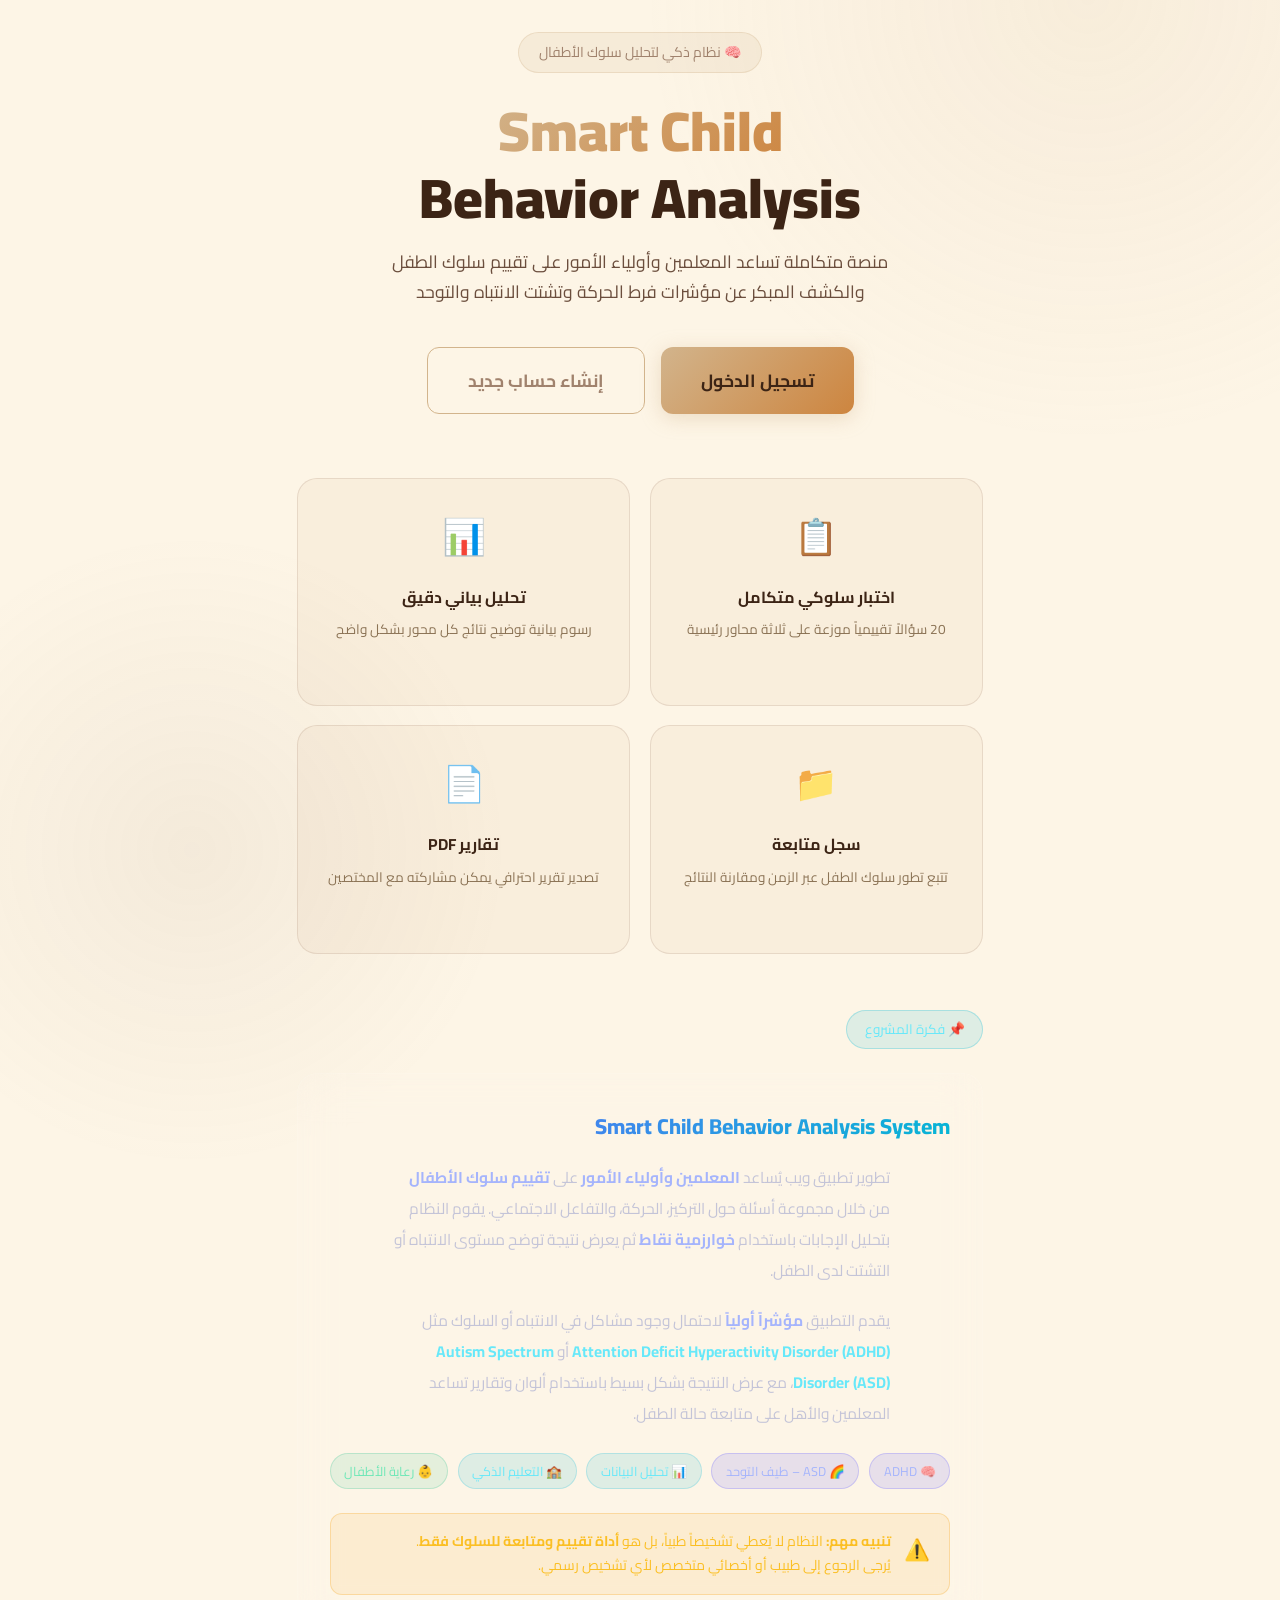
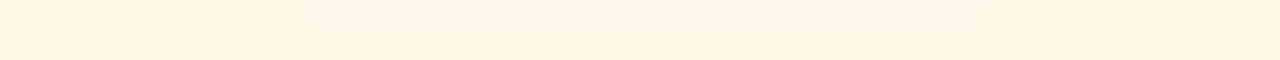
<file: dashboard.html>
<!DOCTYPE html>
<html lang="ar" dir="rtl">
<head>
  <meta charset="UTF-8">
  <meta name="viewport" content="width=device-width, initial-scale=1.0">
  <title>لوحة التحكم | نظام تحليل سلوك الأطفال</title>
  <link rel="stylesheet" href="css/style.css">
</head>
<body>
<nav class="navbar" id="navbar"></nav>

<div class="main-content">
  <div class="container">
    <!-- Welcome -->
    <div class="page-header" id="welcomeHeader">
      <h1 id="greetText">مرحباً</h1>
      <p>هنا يمكنك إدارة ملفات الأطفال ومتابعة نتائج التقييم</p>
    </div>

    <!-- Stats Row -->
    <div class="grid grid-3 mb-4" id="statsRow">
      <div class="stat-card">
        <div class="stat-icon stat-icon-purple">👶</div>
        <div class="stat-info">
          <h3 id="statChildren">0</h3>
          <p>إجمالي الأطفال</p>
        </div>
      </div>
      <div class="stat-card">
        <div class="stat-icon stat-icon-cyan">📋</div>
        <div class="stat-info">
          <h3 id="statAssessments">0</h3>
          <p>التقييمات المنجزة</p>
        </div>
      </div>
      <div class="stat-card">
        <div class="stat-icon stat-icon-green">🟢</div>
        <div class="stat-info">
          <h3 id="statNormal">0</h3>
          <p>حالات طبيعية</p>
        </div>
      </div>
    </div>

    <!-- Children Section -->
    <div class="flex-between mb-3">
      <div class="section-title">قائمة الأطفال</div>
      <a href="add-child.html" class="btn btn-primary btn-sm">+ إضافة طفل</a>
    </div>

    <div id="childrenGrid" class="grid grid-3">
      <!-- cards injected by JS -->
    </div>

    <div id="emptyState" class="empty-state hidden">
      <div class="empty-icon">👶</div>
      <h3>لا يوجد أطفال مسجلون بعد</h3>
      <p>ابدأ بإضافة ملف طفل للقيام بتقييم سلوكي</p>
      <a href="add-child.html" class="btn btn-primary">+ إضافة طفل جديد</a>
    </div>

  </div>
</div>

<!-- Delete Confirm Modal -->
<div id="deleteModal" class="modal-overlay hidden">
  <div class="modal-box">
    <div class="modal-header">
      <span class="modal-title">⚠️ تأكيد الحذف</span>
      <button class="modal-close" onclick="closeModal()">×</button>
    </div>
    <p style="color:var(--text-secondary);margin-bottom:1.5rem;">هل أنت متأكد من حذف ملف هذا الطفل؟ سيتم حذف جميع نتائج التقييم أيضاً.</p>
    <div class="flex gap-2">
      <button class="btn btn-danger btn-full" id="confirmDeleteBtn">🗑️ حذف</button>
      <button class="btn btn-outline btn-full" onclick="closeModal()">إلغاء</button>
    </div>
  </div>
</div>

<script src="js/storage.js"></script>
<script>
  const user = requireAuth();
  if (user) {
    renderNavbar('dashboard');
    document.getElementById('greetText').textContent = 'مرحباً، ' + user.name + ' 👋';

    let pendingDeleteId = null;

    async function renderChildren() {
      const children    = await DB.getChildren();
      const grid        = document.getElementById('childrenGrid');
      const empty       = document.getElementById('emptyState');

      // Fetch latest results for all children in parallel
      const latestArr = await Promise.all(children.map(c => DB.getLatestResult(c.child_id || c.id)));

      // Stats
      document.getElementById('statChildren').textContent    = children.length;
      const allResultsCount = latestArr.filter(Boolean).length;
      document.getElementById('statAssessments').textContent = allResultsCount;
      const normalCount = latestArr.filter(r => r && r.level === 'normal').length;
      document.getElementById('statNormal').textContent      = normalCount;

      if (children.length === 0) {
        empty.classList.remove('hidden');
        grid.classList.add('hidden');
        return;
      }
      empty.classList.add('hidden');
      grid.classList.remove('hidden');

      grid.innerHTML = children.map((child, i) => {
        const cid    = child.child_id || child.id;
        const latest = latestArr[i];
        const info   = latest ? getLevelInfo(latest.level) : null;
        const initial = child.name.charAt(0);
        return `
          <div class="child-card">
            <div class="child-avatar">${initial}</div>
            <div class="child-name">${child.name}</div>
            <div class="child-meta">
              العمر: ${child.age} سنوات &nbsp;|&nbsp; ${child.grade || 'غير محدد'}
              ${child.school ? '<br>🏫 ' + child.school : ''}
            </div>
            ${info
              ? `<div class="mb-2"><span class="badge ${info.badge}">${info.emoji} ${info.label}</span>
                 <span style="font-size:0.8rem;color:var(--text-muted);margin-right:0.5rem">${formatDate(latest.date)}</span></div>`
              : `<div class="mb-2"><span class="badge badge-pending">⬜ لم يُقيَّم بعد</span></div>`
            }
            <div class="child-actions">
              <button class="btn btn-primary btn-sm" onclick="startAssessment('${cid}')">📋 تقييم جديد</button>
              <button class="btn btn-outline btn-sm" onclick="startCamera('${cid}')" style="border-color:rgba(16,185,129,0.5);color:#34d399;">📷 الكاميرا</button>
              ${latest ? `<button class="btn btn-outline btn-sm" onclick="viewResult('${latest.id}','${cid}')">📊 عرض النتيجة</button>` : ''}
              <button class="btn btn-outline btn-sm" onclick="viewHistory('${cid}')">📁 السجل</button>
              <button class="btn btn-danger btn-sm" onclick="confirmDelete('${cid}')">🗑️</button>
            </div>
          </div>
        `;
      }).join('');
    }

    function startAssessment(childId) { window.location.href = `assessment.html?child=${childId}`; }
    function startCamera(childId)     { window.location.href = `camera.html?child=${childId}`; }
    function viewResult(resultId, childId) { window.location.href = `result.html?child=${childId}&result=${resultId}`; }
    function viewHistory(childId)     { window.location.href = `history.html?child=${childId}`; }
    function confirmDelete(childId) {
      pendingDeleteId = childId;
      document.getElementById('deleteModal').classList.remove('hidden');
    }
    function closeModal() {
      document.getElementById('deleteModal').classList.add('hidden');
      pendingDeleteId = null;
    }
    document.getElementById('confirmDeleteBtn').addEventListener('click', async () => {
      if (pendingDeleteId) {
        await DB.deleteChild(pendingDeleteId);
        showToast('تم حذف ملف الطفل', 'warning');
        closeModal();
        renderChildren();
      }
    });
    window.startAssessment = startAssessment;
    window.startCamera     = startCamera;
    window.viewResult      = viewResult;
    window.viewHistory     = viewHistory;
    window.confirmDelete   = confirmDelete;
    window.closeModal      = closeModal;

    renderChildren();
  }
</script>
</body>
</html>
</file>
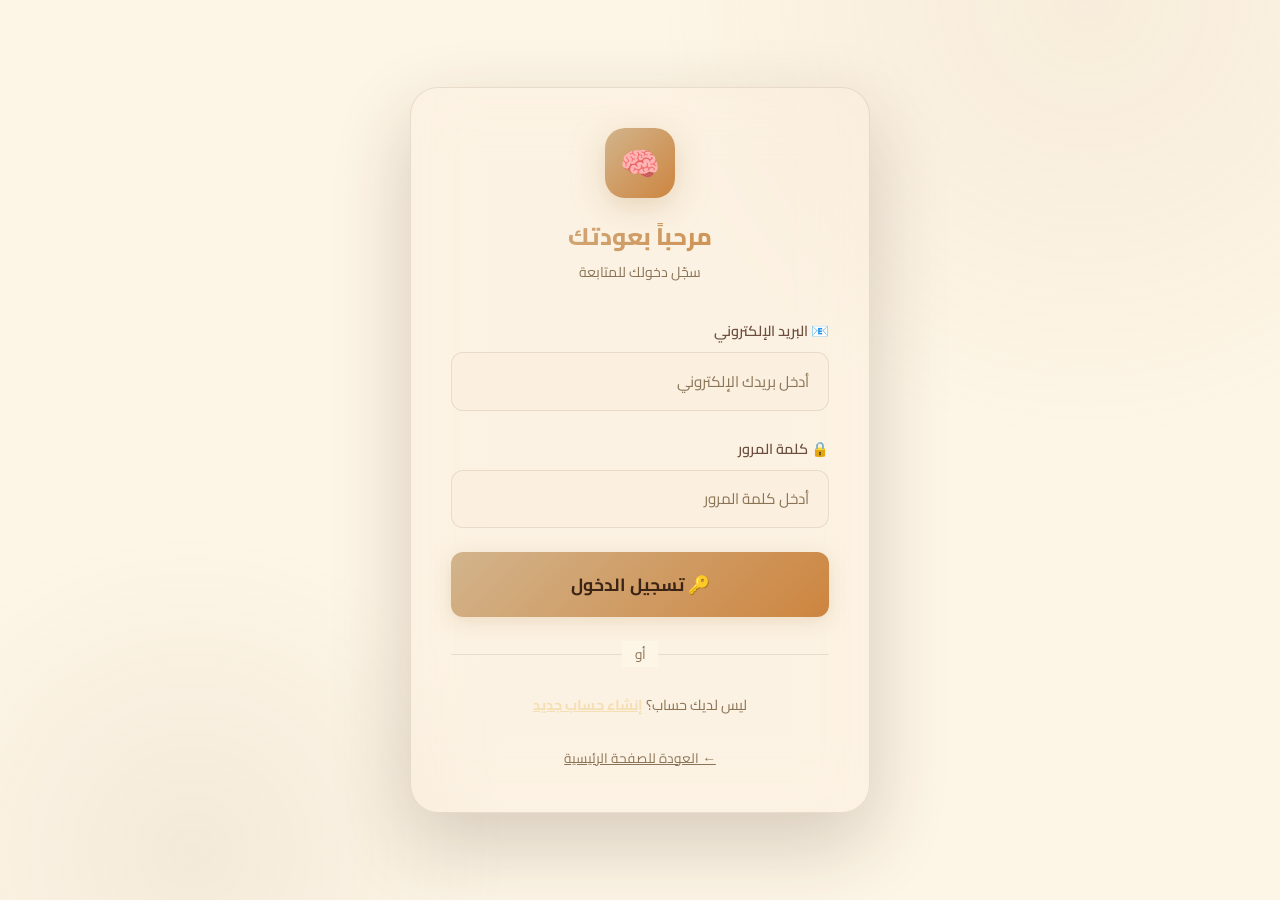
<file: login.html>
<!DOCTYPE html>
<html lang="ar" dir="rtl">
<head>
  <meta charset="UTF-8">
  <meta name="viewport" content="width=device-width, initial-scale=1.0">
  <title>تسجيل الدخول | نظام تحليل سلوك الأطفال</title>
  <link rel="stylesheet" href="css/style.css">
</head>
<body>

<div class="auth-wrapper">
  <div class="auth-card">
    <div class="auth-logo">
      <div class="logo-big">🧠</div>
      <h1>مرحباً بعودتك</h1>
      <p>سجّل دخولك للمتابعة</p>
    </div>

    <form id="loginForm" novalidate>
      <div class="form-group">
        <label class="form-label">📧 البريد الإلكتروني</label>
        <input type="email" id="email" class="form-control" placeholder="أدخل بريدك الإلكتروني" required>
        <span class="form-error" id="email-err">يرجى إدخال بريد إلكتروني صحيح</span>
      </div>

      <div class="form-group">
        <label class="form-label">🔒 كلمة المرور</label>
        <input type="password" id="password" class="form-control" placeholder="أدخل كلمة المرور" required>
        <span class="form-error" id="pass-err">يرجى إدخال كلمة المرور</span>
      </div>

      <div class="form-error" id="login-err" style="display:block;margin-bottom:1rem;text-align:center;"></div>

      <button type="submit" class="btn btn-primary btn-full btn-lg" id="loginBtn">
        🔑 تسجيل الدخول
      </button>
    </form>

    <div class="auth-divider"><span>أو</span></div>

    <div class="text-center">
      <p style="color:var(--text-muted);font-size:0.9rem;">ليس لديك حساب؟
        <a href="register.html" style="color:var(--primary-light);font-weight:700;">إنشاء حساب جديد</a>
      </p>
    </div>

    <div class="mt-3 text-center">
      <a href="index.html" style="color:var(--text-muted);font-size:0.85rem;">← العودة للصفحة الرئيسية</a>
    </div>
  </div>
</div>

<script src="js/storage.js"></script>
<script>
  redirectIfLoggedIn();

  document.getElementById('loginForm').addEventListener('submit', async function(e) {
    e.preventDefault();
    const btn      = document.getElementById('loginBtn');
    const email    = document.getElementById('email').value.trim();
    const password = document.getElementById('password').value.trim();
    const errEl    = document.getElementById('login-err');
    errEl.textContent = '';

    if (!email || !password) { errEl.textContent = 'يرجى ملء جميع الحقول'; return; }

    btn.disabled = true;
    btn.textContent = '⏳ جاري تسجيل الدخول...';

    const result = await DB.loginUser(email, password);
    if (!result.ok) {
      errEl.textContent = result.msg;
      btn.disabled = false;
      btn.textContent = '🔑 تسجيل الدخول';
      return;
    }
    showToast('أهلاً ' + result.user.name + '!', 'success');
    setTimeout(() => window.location.href = 'dashboard.html', 800);
  });
</script>
</body>
</html>
</file>
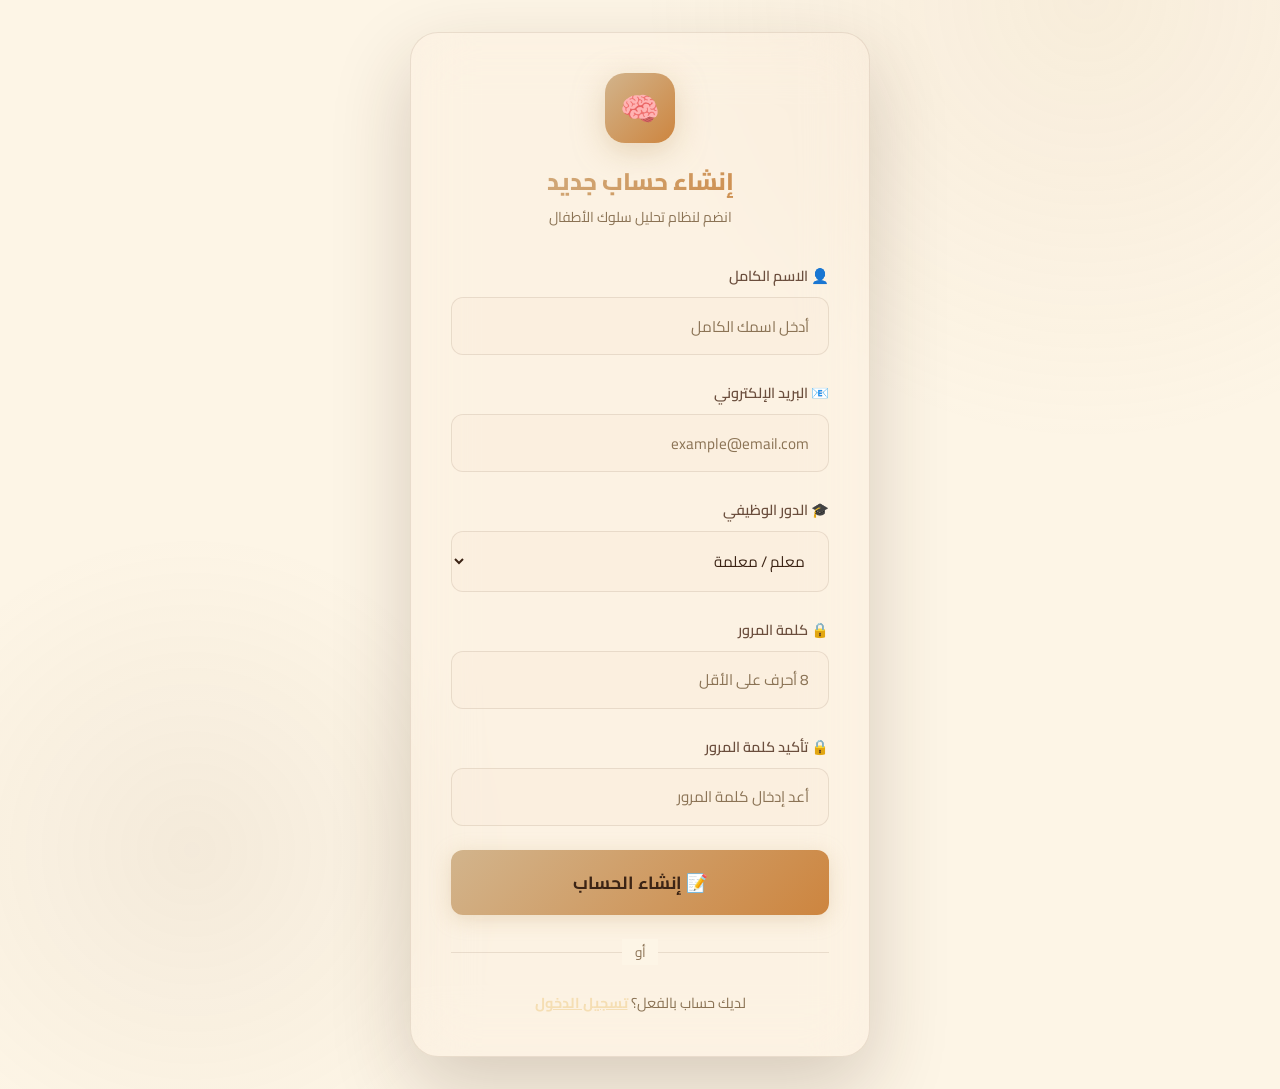
<file: register.html>
<!DOCTYPE html>
<html lang="ar" dir="rtl">
<head>
  <meta charset="UTF-8">
  <meta name="viewport" content="width=device-width, initial-scale=1.0">
  <title>إنشاء حساب | نظام تحليل سلوك الأطفال</title>
  <link rel="stylesheet" href="css/style.css">
</head>
<body>

<div class="auth-wrapper">
  <div class="auth-card">
    <div class="auth-logo">
      <div class="logo-big">🧠</div>
      <h1>إنشاء حساب جديد</h1>
      <p>انضم لنظام تحليل سلوك الأطفال</p>
    </div>

    <form id="registerForm" novalidate>
      <div class="form-group">
        <label class="form-label">👤 الاسم الكامل</label>
        <input type="text" id="name" class="form-control" placeholder="أدخل اسمك الكامل" required>
      </div>

      <div class="form-group">
        <label class="form-label">📧 البريد الإلكتروني</label>
        <input type="email" id="email" class="form-control" placeholder="example@email.com" required>
      </div>

      <div class="form-group">
        <label class="form-label">🎓 الدور الوظيفي</label>
        <select id="role" class="form-control">
          <option value="teacher">معلم / معلمة</option>
          <option value="parent">ولي أمر</option>
          <option value="specialist">أخصائي نفسي</option>
          <option value="admin">مدير مدرسة</option>
        </select>
      </div>

      <div class="form-group">
        <label class="form-label">🔒 كلمة المرور</label>
        <input type="password" id="password" class="form-control" placeholder="8 أحرف على الأقل" required>
      </div>

      <div class="form-group">
        <label class="form-label">🔒 تأكيد كلمة المرور</label>
        <input type="password" id="confirm" class="form-control" placeholder="أعد إدخال كلمة المرور" required>
      </div>

      <div class="form-error" id="reg-err" style="display:block;margin-bottom:1rem;text-align:center;"></div>

      <button type="submit" class="btn btn-primary btn-full btn-lg">📝 إنشاء الحساب</button>
    </form>

    <div class="auth-divider"><span>أو</span></div>

    <div class="text-center">
      <p style="color:var(--text-muted);font-size:0.9rem;">لديك حساب بالفعل؟
        <a href="login.html" style="color:var(--primary-light);font-weight:700;">تسجيل الدخول</a>
      </p>
    </div>
  </div>
</div>

<script src="js/storage.js"></script>
<script>
  redirectIfLoggedIn();

  document.getElementById('registerForm').addEventListener('submit', async function(e) {
    e.preventDefault();
    const submitBtn = e.target.querySelector('button[type=submit]');
    const name     = document.getElementById('name').value.trim();
    const email    = document.getElementById('email').value.trim();
    const role     = document.getElementById('role').value;
    const password = document.getElementById('password').value;
    const confirm  = document.getElementById('confirm').value;
    const errEl    = document.getElementById('reg-err');
    errEl.textContent = '';

    if (!name || !email || !password || !confirm) { errEl.textContent = 'يرجى ملء جميع الحقول'; return; }
    if (password.length < 6) { errEl.textContent = 'كلمة المرور يجب أن تكون 6 أحرف على الأقل'; return; }
    if (password !== confirm) { errEl.textContent = 'كلمتا المرور غير متطابقتين'; return; }

    submitBtn.disabled = true;
    submitBtn.textContent = '⏳ جاري إنشاء الحساب...';

    const result = await DB.registerUser(name, email, password, role);
    if (!result.ok) {
      errEl.textContent = result.msg;
      submitBtn.disabled = false;
      submitBtn.textContent = '📝 إنشاء الحساب';
      return;
    }
    showToast('تم إنشاء الحساب بنجاح! أهلاً ' + name, 'success');
    setTimeout(() => window.location.href = 'dashboard.html', 900);
  });
</script>
</body>
</html>
</file>
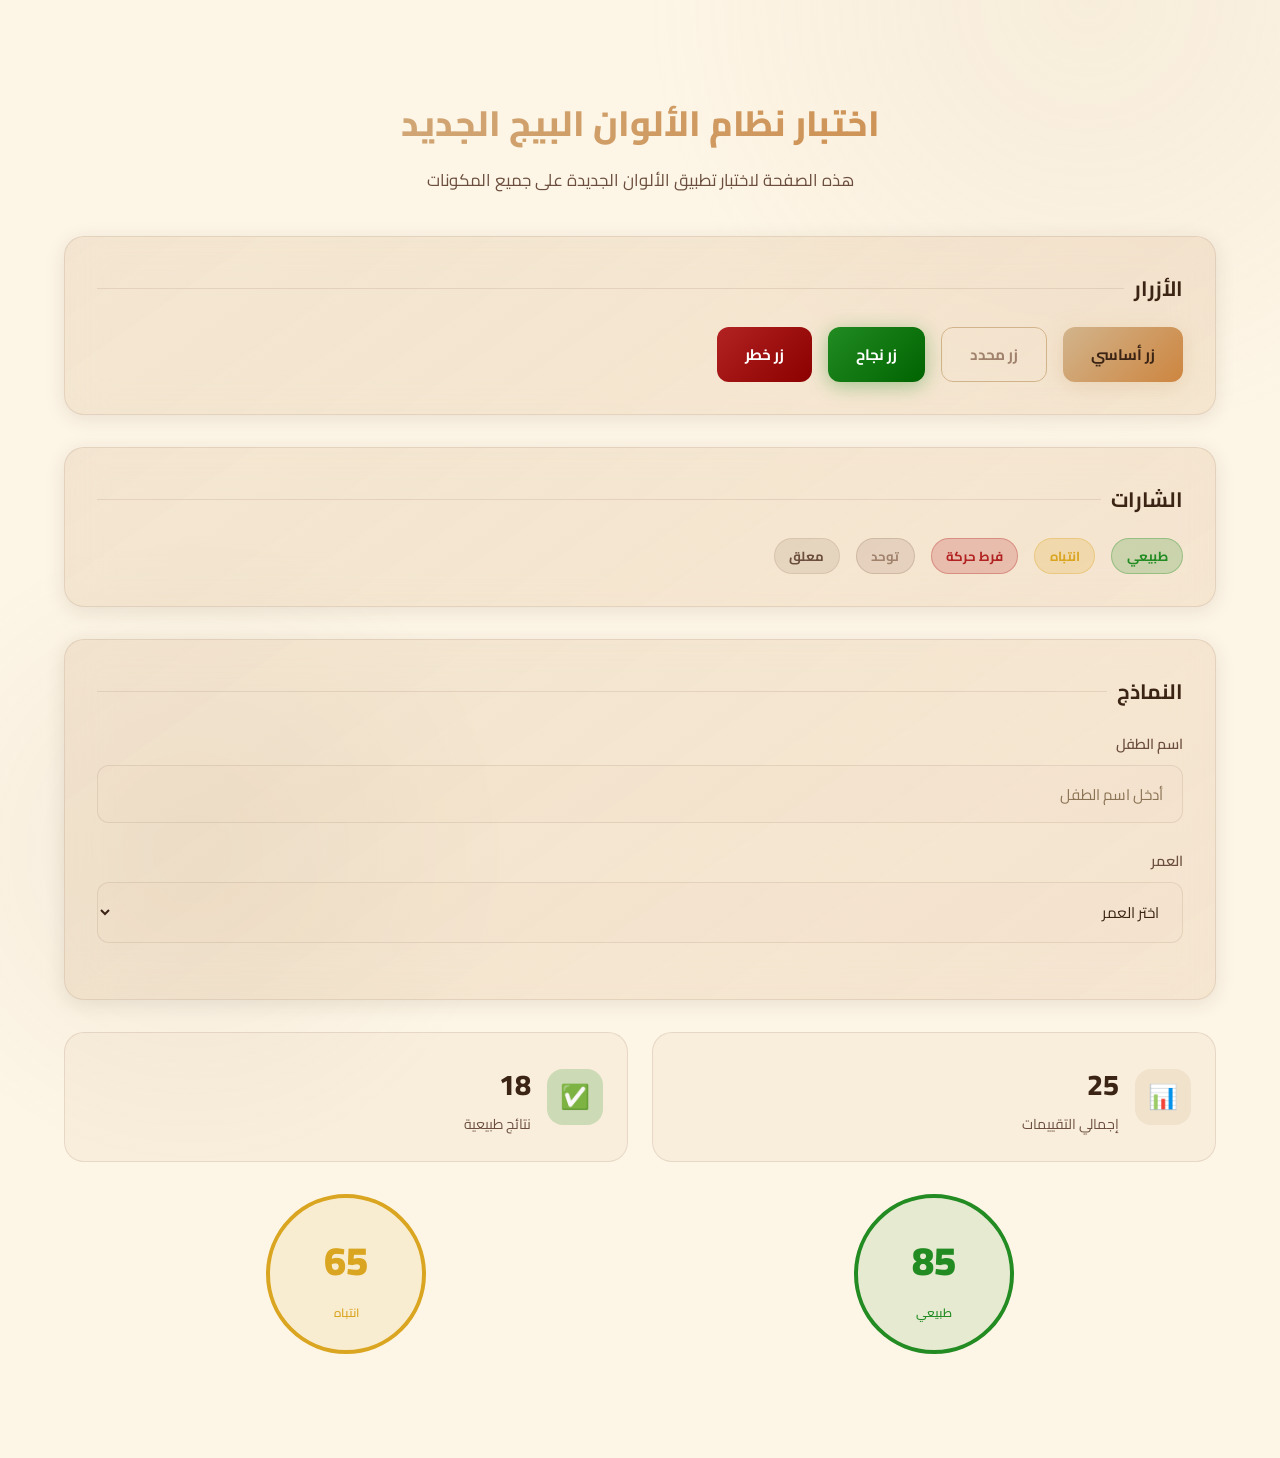
<file: test-colors.html>
<!DOCTYPE html>
<html lang="ar" dir="rtl">
<head>
  <meta charset="UTF-8">
  <meta name="viewport" content="width=device-width, initial-scale=1.0">
  <title>اختبار نظام الألوان البيج</title>
  <link rel="stylesheet" href="css/style.css">
</head>
<body>
  <div class="main-content">
    <div class="container">
      <div class="page-header">
        <h1>اختبار نظام الألوان البيج الجديد</h1>
        <p>هذه الصفحة لاختبار تطبيق الألوان الجديدة على جميع المكونات</p>
      </div>

      <!-- اختبار الأزرار -->
      <div class="card mb-4">
        <h3 class="section-title">الأزرار</h3>
        <div class="flex gap-2 flex-wrap">
          <button class="btn btn-primary">زر أساسي</button>
          <button class="btn btn-outline">زر محدد</button>
          <button class="btn btn-success">زر نجاح</button>
          <button class="btn btn-danger">زر خطر</button>
        </div>
      </div>

      <!-- اختبار الشارات -->
      <div class="card mb-4">
        <h3 class="section-title">الشارات</h3>
        <div class="flex gap-2 flex-wrap">
          <span class="badge badge-normal">طبيعي</span>
          <span class="badge badge-attention">انتباه</span>
          <span class="badge badge-hyperactive">فرط حركة</span>
          <span class="badge badge-autism">توحد</span>
          <span class="badge badge-pending">معلق</span>
        </div>
      </div>

      <!-- اختبار النماذج -->
      <div class="card mb-4">
        <h3 class="section-title">النماذج</h3>
        <div class="form-group">
          <label class="form-label">اسم الطفل</label>
          <input type="text" class="form-control" placeholder="أدخل اسم الطفل">
        </div>
        <div class="form-group">
          <label class="form-label">العمر</label>
          <select class="form-control">
            <option>اختر العمر</option>
            <option>3-5 سنوات</option>
            <option>6-8 سنوات</option>
            <option>9-12 سنة</option>
          </select>
        </div>
      </div>

      <!-- اختبار الإحصائيات -->
      <div class="grid grid-2 mb-4">
        <div class="stat-card">
          <div class="stat-icon stat-icon-purple">📊</div>
          <div class="stat-info">
            <h3>25</h3>
            <p>إجمالي التقييمات</p>
          </div>
        </div>
        <div class="stat-card">
          <div class="stat-icon stat-icon-green">✅</div>
          <div class="stat-info">
            <h3>18</h3>
            <p>نتائج طبيعية</p>
          </div>
        </div>
      </div>

      <!-- اختبار دوائر النتائج -->
      <div class="grid grid-2 mb-4">
        <div class="result-circle normal">
          85
          <div class="score-label">طبيعي</div>
        </div>
        <div class="result-circle attention">
          65
          <div class="score-label">انتباه</div>
        </div>
      </div>

    </div>
  </div>
</body>
</html>
</file>
<file: css/style.css>
@import url('https://fonts.googleapis.com/css2?family=Cairo:wght@300;400;500;600;700;800;900&family=Tajawal:wght@300;400;500;700;800&display=swap');

:root {
  /* الألوان الأساسية - نظام البيج */
  --primary: #D2B48C;           /* بيج متوسط */
  --primary-dark: #A0826D;      /* بيج داكن */
  --primary-light: #F5DEB3;     /* بيج فاتح */
  
  /* الألوان الثانوية */
  --secondary: #8B7355;         /* بني بيج */
  --accent: #CD853F;            /* بيج ذهبي */
  
  /* ألوان الحالة */
  --success: #228B22;           /* أخضر متوافق */
  --warning: #DAA520;           /* ذهبي للتحذير */
  --danger: #B22222;            /* أحمر متوافق */
  
  /* ألوان الخلفية */
  --bg-dark: #FDF5E6;           /* خلفية رئيسية بيج فاتح جداً */
  --bg-card: rgba(210,180,140,0.1);  /* خلفية البطاقات */
  --bg-card-hover: rgba(210,180,140,0.15);
  
  /* ألوان الحدود */
  --border: rgba(160,130,109,0.2);
  --border-light: rgba(160,130,109,0.1);
  
  /* ألوان النصوص */
  --text-primary: #3C2415;      /* نص أساسي داكن */
  --text-secondary: #6B4E3D;    /* نص ثانوي */
  --text-muted: #8B7355;        /* نص مكتوم */
  
  /* التدرجات */
  --gradient: linear-gradient(135deg, #D2B48C, #CD853F);
  --gradient-card: linear-gradient(145deg, rgba(210,180,140,0.15), rgba(205,133,63,0.08));
  
  /* الظلال */
  --shadow: 0 20px 60px rgba(60,36,21,0.15);
  --shadow-sm: 0 4px 20px rgba(60,36,21,0.1);
  
  /* الأبعاد */
  --radius: 20px;
  --radius-sm: 12px;
}

*, *::before, *::after { box-sizing: border-box; margin: 0; padding: 0; }

html { direction: rtl; scroll-behavior: smooth; }

body {
  font-family: 'Cairo', 'Tajawal', sans-serif;
  background: var(--bg-dark);
  color: var(--text-primary);
  min-height: 100vh;
  overflow-x: hidden;
  position: relative;
}

body::before {
  content: '';
  position: fixed;
  top: -50%;
  right: -20%;
  width: 70vw;
  height: 70vw;
  background: radial-gradient(circle, rgba(210,180,140,0.12) 0%, transparent 70%);
  pointer-events: none;
  z-index: 0;
}

body::after {
  content: '';
  position: fixed;
  bottom: -30%;
  left: -10%;
  width: 50vw;
  height: 50vw;
  background: radial-gradient(circle, rgba(139,115,85,0.08) 0%, transparent 70%);
  pointer-events: none;
  z-index: 0;
}

/* ===== SCROLLBAR ===== */
::-webkit-scrollbar { width: 6px; }
::-webkit-scrollbar-track { background: var(--bg-dark); }
::-webkit-scrollbar-thumb { background: var(--primary); border-radius: 10px; }

/* ===== NAVBAR ===== */
.navbar {
  position: fixed;
  top: 0; right: 0; left: 0;
  z-index: 1000;
  background: rgba(253,245,230,0.85);
  backdrop-filter: blur(20px);
  border-bottom: 1px solid var(--border);
  padding: 0 2rem;
  height: 70px;
  display: flex;
  align-items: center;
  justify-content: space-between;
}

.nav-brand {
  display: flex;
  align-items: center;
  gap: 0.75rem;
  text-decoration: none;
  color: var(--text-primary);
  font-size: 1.2rem;
  font-weight: 800;
}

.nav-brand .logo-icon {
  width: 40px; height: 40px;
  background: var(--gradient);
  border-radius: 12px;
  display: flex; align-items: center; justify-content: center;
  font-size: 1.3rem;
  box-shadow: 0 4px 15px rgba(108,99,255,0.4);
}

.nav-links {
  display: flex;
  align-items: center;
  gap: 1.5rem;
  list-style: none;
}

.nav-links a {
  color: var(--text-secondary);
  text-decoration: none;
  font-weight: 500;
  font-size: 0.95rem;
  transition: color 0.3s;
}

.nav-links a:hover { color: var(--primary-dark); }

.nav-user {
  display: flex;
  align-items: center;
  gap: 1rem;
}

.user-avatar {
  width: 38px; height: 38px;
  background: var(--gradient);
  border-radius: 50%;
  display: flex; align-items: center; justify-content: center;
  font-weight: 700;
  font-size: 1rem;
  cursor: pointer;
}

/* ===== MAIN CONTENT ===== */
.main-content {
  padding-top: 90px;
  padding-bottom: 3rem;
  min-height: 100vh;
  position: relative;
  z-index: 1;
}

.container {
  max-width: 1200px;
  margin: 0 auto;
  padding: 0 1.5rem;
}

.container-sm {
  max-width: 680px;
  margin: 0 auto;
  padding: 0 1.5rem;
}

/* ===== PAGE HEADER ===== */
.page-header {
  text-align: center;
  margin-bottom: 2.5rem;
}

.page-header h1 {
  font-size: 2.2rem;
  font-weight: 800;
  background: var(--gradient);
  -webkit-background-clip: text;
  -webkit-text-fill-color: transparent;
  background-clip: text;
  margin-bottom: 0.5rem;
}

.page-header p {
  color: var(--text-secondary);
  font-size: 1.05rem;
}

/* ===== GLASS CARD ===== */
.card {
  background: var(--bg-card);
  background-image: var(--gradient-card);
  border: 1px solid var(--border);
  border-radius: var(--radius);
  padding: 2rem;
  backdrop-filter: blur(20px);
  box-shadow: var(--shadow-sm);
  transition: transform 0.3s, box-shadow 0.3s;
}

.card:hover { transform: translateY(-4px); box-shadow: var(--shadow); }

/* ===== BADGE / STATUS ===== */
.badge {
  display: inline-flex;
  align-items: center;
  gap: 0.4rem;
  padding: 0.3rem 0.9rem;
  border-radius: 50px;
  font-size: 0.82rem;
  font-weight: 700;
}

.badge-normal     { background: rgba(34,139,34,0.2);  color: #228B22;  border: 1px solid rgba(34,139,34,0.3); }
.badge-attention  { background: rgba(218,165,32,0.2);  color: #DAA520;  border: 1px solid rgba(218,165,32,0.3); }
.badge-hyperactive{ background: rgba(178,34,34,0.2);   color: #B22222;  border: 1px solid rgba(178,34,34,0.3); }
.badge-autism     { background: rgba(160,130,109,0.2);  color: #A0826D;  border: 1px solid rgba(160,130,109,0.3); }
.badge-pending    { background: rgba(139,115,85,0.15);color: var(--text-secondary); border: 1px solid var(--border); }

/* ===== BUTTONS ===== */
.btn {
  display: inline-flex;
  align-items: center;
  gap: 0.5rem;
  padding: 0.75rem 1.75rem;
  border-radius: var(--radius-sm);
  font-family: 'Cairo', sans-serif;
  font-size: 0.95rem;
  font-weight: 700;
  cursor: pointer;
  border: none;
  transition: all 0.3s;
  text-decoration: none;
}

.btn-primary {
  background: var(--gradient);
  color: var(--text-primary);
  box-shadow: 0 4px 20px rgba(210,180,140,0.4);
}

.btn-primary:hover {
  transform: translateY(-2px);
  box-shadow: 0 8px 30px rgba(210,180,140,0.6);
}

.btn-outline {
  background: transparent;
  color: var(--primary-dark);
  border: 1.5px solid var(--primary);
}

.btn-outline:hover { background: rgba(210,180,140,0.1); }

.btn-success {
  background: linear-gradient(135deg, #228B22, #006400);
  color: #fff;
  box-shadow: 0 4px 20px rgba(34,139,34,0.4);
}

.btn-danger {
  background: linear-gradient(135deg, #B22222, #8B0000);
  color: #fff;
}

.btn-sm { padding: 0.5rem 1.1rem; font-size: 0.85rem; }
.btn-lg { padding: 1rem 2.5rem; font-size: 1.1rem; }
.btn-full { width: 100%; justify-content: center; }

.btn:disabled {
  opacity: 0.5;
  cursor: not-allowed;
  transform: none !important;
}

/* ===== FORM ===== */
.form-group { margin-bottom: 1.5rem; }

.form-label {
  display: block;
  margin-bottom: 0.5rem;
  font-size: 0.9rem;
  font-weight: 600;
  color: var(--text-secondary);
}

.form-control {
  width: 100%;
  padding: 0.85rem 1.2rem;
  background: rgba(210,180,140,0.04);
  border: 1.5px solid var(--border);
  border-radius: var(--radius-sm);
  color: var(--text-primary);
  font-family: 'Cairo', sans-serif;
  font-size: 0.95rem;
  transition: border-color 0.3s, box-shadow 0.3s;
  direction: rtl;
}

.form-control:focus {
  outline: none;
  border-color: var(--primary);
  box-shadow: 0 0 0 3px rgba(210,180,140,0.15);
  background: rgba(210,180,140,0.05);
}

.form-control::placeholder { color: var(--text-muted); }

select.form-control option { background: #F5F5DC; }

.form-error {
  color: #B22222;
  font-size: 0.82rem;
  margin-top: 0.3rem;
  display: none;
}

/* ===== GRID ===== */
.grid { display: grid; gap: 1.5rem; }
.grid-2 { grid-template-columns: repeat(auto-fit, minmax(280px, 1fr)); }
.grid-3 { grid-template-columns: repeat(auto-fit, minmax(260px, 1fr)); }

/* ===== STATS ===== */
.stat-card {
  background: var(--bg-card);
  border: 1px solid var(--border);
  border-radius: var(--radius);
  padding: 1.5rem;
  display: flex;
  align-items: center;
  gap: 1rem;
  transition: all 0.3s;
}

.stat-card:hover { transform: translateY(-3px); box-shadow: var(--shadow-sm); }

.stat-icon {
  width: 56px; height: 56px;
  border-radius: 16px;
  display: flex; align-items: center; justify-content: center;
  font-size: 1.5rem;
  flex-shrink: 0;
}

.stat-icon-purple { background: rgba(210,180,140,0.2); }
.stat-icon-cyan { background: rgba(139,115,85,0.2); }
.stat-icon-green { background: rgba(34,139,34,0.2); }
.stat-icon-yellow { background: rgba(218,165,32,0.2); }

.stat-info h3 {
  font-size: 1.8rem;
  font-weight: 800;
  color: var(--text-primary);
}

.stat-info p {
  color: var(--text-secondary);
  font-size: 0.88rem;
}

/* ===== CHILD CARD ===== */
.child-card {
  background: var(--bg-card);
  border: 1px solid var(--border);
  border-radius: var(--radius);
  padding: 1.5rem;
  cursor: pointer;
  transition: all 0.3s;
  position: relative;
  overflow: hidden;
}

.child-card::before {
  content: '';
  position: absolute;
  top: 0; right: 0;
  width: 4px;
  height: 100%;
  background: var(--gradient);
  border-radius: 0 var(--radius) var(--radius) 0;
}

.child-card:hover {
  transform: translateY(-4px);
  border-color: rgba(210,180,140,0.3);
  box-shadow: 0 10px 40px rgba(210,180,140,0.2);
}

.child-avatar {
  width: 60px; height: 60px;
  border-radius: 50%;
  background: var(--gradient);
  display: flex; align-items: center; justify-content: center;
  font-size: 1.5rem;
  font-weight: 800;
  margin-bottom: 1rem;
  color: var(--text-primary);
  box-shadow: 0 4px 15px rgba(210,180,140,0.4);
}

.child-name {
  font-size: 1.15rem;
  font-weight: 700;
  margin-bottom: 0.3rem;
}

.child-meta {
  color: var(--text-secondary);
  font-size: 0.88rem;
  margin-bottom: 1rem;
}

.child-actions {
  display: flex;
  gap: 0.6rem;
  flex-wrap: wrap;
}

/* ===== ASSESSMENT ===== */
.question-card {
  background: var(--bg-card);
  border: 1px solid var(--border);
  border-radius: var(--radius);
  padding: 2rem;
  margin-bottom: 1rem;
  transition: all 0.4s;
  animation: fadeInUp 0.4s ease;
}

.question-number {
  font-size: 0.82rem;
  font-weight: 600;
  color: var(--primary-light);
  text-transform: uppercase;
  margin-bottom: 0.5rem;
}

.question-text {
  font-size: 1.1rem;
  font-weight: 600;
  color: var(--text-primary);
  margin-bottom: 1.5rem;
  line-height: 1.7;
}

.scale-options {
  display: flex;
  gap: 0.75rem;
  justify-content: center;
  flex-wrap: wrap;
}

.scale-btn {
  display: flex;
  flex-direction: column;
  align-items: center;
  gap: 0.3rem;
  padding: 0.8rem 1.2rem;
  border-radius: var(--radius-sm);
  border: 1.5px solid var(--border);
  background: transparent;
  color: var(--text-secondary);
  cursor: pointer;
  font-family: 'Cairo', sans-serif;
  font-size: 0.82rem;
  transition: all 0.25s;
  min-width: 75px;
}

.scale-btn .scale-num {
  font-size: 1.3rem;
  font-weight: 800;
  color: var(--text-primary);
  transition: color 0.25s;
}

.scale-btn:hover {
  border-color: var(--primary);
  background: rgba(210,180,140,0.1);
}

.scale-btn.selected {
  border-color: var(--primary);
  background: rgba(210,180,140,0.2);
  color: var(--primary-dark);
}

.scale-btn.selected .scale-num { color: var(--primary-dark); }

/* ===== PROGRESS ===== */
.progress-bar-wrap {
  background: rgba(160,130,109,0.06);
  border-radius: 50px;
  height: 8px;
  overflow: hidden;
  margin-bottom: 0.5rem;
}

.progress-bar {
  height: 100%;
  background: var(--gradient);
  border-radius: 50px;
  transition: width 0.4s ease;
}

.progress-text {
  display: flex;
  justify-content: space-between;
  font-size: 0.82rem;
  color: var(--text-muted);
  margin-bottom: 1.5rem;
}

/* ===== RESULT ===== */
.result-hero {
  text-align: center;
  padding: 3rem 0 2rem;
}

.result-circle {
  width: 160px; height: 160px;
  border-radius: 50%;
  margin: 0 auto 1.5rem;
  display: flex; flex-direction: column;
  align-items: center; justify-content: center;
  font-size: 2.5rem;
  font-weight: 900;
  border: 4px solid;
  position: relative;
  animation: pulse-ring 2s ease-in-out infinite;
}

.result-circle.normal      { border-color: #228B22; background: rgba(34,139,34,0.1);  color: #228B22; }
.result-circle.attention   { border-color: #DAA520; background: rgba(218,165,32,0.1);  color: #DAA520; }
.result-circle.hyperactive { border-color: #B22222; background: rgba(178,34,34,0.1);   color: #B22222; }
.result-circle.autism      { border-color: #A0826D; background: rgba(160,130,109,0.1);  color: #A0826D; }

.result-circle .score-label {
  font-size: 0.75rem;
  font-weight: 600;
  margin-top: 0.2rem;
}

.result-title {
  font-size: 1.8rem;
  font-weight: 800;
  margin-bottom: 0.5rem;
}

.result-subtitle {
  color: var(--text-secondary);
  font-size: 1rem;
}

.category-scores {
  display: grid;
  grid-template-columns: repeat(auto-fit, minmax(180px, 1fr));
  gap: 1rem;
  margin: 2rem 0;
}

.category-score-card {
  background: var(--bg-card);
  border: 1px solid var(--border);
  border-radius: var(--radius-sm);
  padding: 1.2rem;
  text-align: center;
}

.category-score-card .cat-name {
  font-size: 0.88rem;
  color: var(--text-secondary);
  margin-bottom: 0.5rem;
}

.category-score-card .cat-val {
  font-size: 1.8rem;
  font-weight: 800;
  color: var(--primary-dark);
}

.category-score-card .cat-max {
  font-size: 0.78rem;
  color: var(--text-muted);
}

/* ===== RECOMMENDATIONS ===== */
.recommend-list { list-style: none; }

.recommend-list li {
  display: flex;
  align-items: flex-start;
  gap: 0.8rem;
  padding: 0.9rem 0;
  border-bottom: 1px solid var(--border);
  font-size: 0.95rem;
  line-height: 1.6;
  color: var(--text-secondary);
}

.recommend-list li:last-child { border-bottom: none; }

.recommend-icon {
  width: 28px; height: 28px;
  border-radius: 50%;
  background: rgba(210,180,140,0.2);
  display: flex; align-items: center; justify-content: center;
  font-size: 0.9rem;
  flex-shrink: 0;
  margin-top: 2px;
}

/* ===== TIMELINE ===== */
.timeline { position: relative; padding-right: 1.5rem; }

.timeline::before {
  content: '';
  position: absolute;
  right: 0; top: 0; bottom: 0;
  width: 2px;
  background: linear-gradient(to bottom, var(--primary), transparent);
}

.timeline-item {
  position: relative;
  padding-right: 2rem;
  padding-bottom: 2rem;
}

.timeline-dot {
  position: absolute;
  right: -7px; top: 4px;
  width: 16px; height: 16px;
  border-radius: 50%;
  border: 2px solid var(--primary);
  background: var(--bg-dark);
}

.timeline-date {
  font-size: 0.82rem;
  color: var(--text-muted);
  margin-bottom: 0.3rem;
}

.timeline-card {
  background: var(--bg-card);
  border: 1px solid var(--border);
  border-radius: var(--radius-sm);
  padding: 1rem 1.2rem;
}

/* ===== AUTH PAGES ===== */
.auth-wrapper {
  min-height: 100vh;
  display: flex;
  align-items: center;
  justify-content: center;
  padding: 2rem;
  position: relative;
  z-index: 1;
}

.auth-card {
  width: 100%;
  max-width: 460px;
  background: rgba(210,180,140,0.04);
  border: 1px solid var(--border);
  border-radius: 28px;
  padding: 2.5rem;
  backdrop-filter: blur(30px);
  box-shadow: 0 30px 80px rgba(60,36,21,0.2);
  animation: fadeInUp 0.5s ease;
}

.auth-logo {
  text-align: center;
  margin-bottom: 2rem;
}

.auth-logo .logo-big {
  width: 70px; height: 70px;
  background: var(--gradient);
  border-radius: 20px;
  display: flex; align-items: center; justify-content: center;
  font-size: 2rem;
  margin: 0 auto 1rem;
  box-shadow: 0 8px 30px rgba(210,180,140,0.5);
}

.auth-logo h1 {
  font-size: 1.5rem;
  font-weight: 800;
  background: var(--gradient);
  -webkit-background-clip: text;
  -webkit-text-fill-color: transparent;
  background-clip: text;
}

.auth-logo p {
  color: var(--text-muted);
  font-size: 0.88rem;
}

.auth-divider {
  text-align: center;
  margin: 1.5rem 0;
  position: relative;
  color: var(--text-muted);
  font-size: 0.85rem;
}

.auth-divider::before {
  content: '';
  position: absolute;
  left: 0; right: 0; top: 50%;
  height: 1px;
  background: var(--border);
}

.auth-divider span {
  background: var(--bg-dark);
  padding: 0 0.8rem;
  position: relative;
}

/* ===== TOAST ===== */
.toast-container {
  position: fixed;
  top: 80px; left: 1.5rem;
  z-index: 9999;
  display: flex;
  flex-direction: column;
  gap: 0.5rem;
}

.toast {
  background: rgba(253,245,230,0.95);
  border: 1px solid var(--border);
  border-radius: var(--radius-sm);
  padding: 0.9rem 1.2rem;
  display: flex;
  align-items: center;
  gap: 0.75rem;
  min-width: 280px;
  backdrop-filter: blur(20px);
  animation: slideInLeft 0.3s ease;
  box-shadow: var(--shadow-sm);
}

.toast.success { border-color: rgba(34,139,34,0.4); }
.toast.error { border-color: rgba(178,34,34,0.4); }
.toast.warning { border-color: rgba(218,165,32,0.4); }

.toast-icon { font-size: 1.2rem; }
.toast-msg { font-size: 0.9rem; color: var(--text-primary); font-weight: 500; }

/* ===== MODAL ===== */
.modal-overlay {
  position: fixed; inset: 0;
  background: rgba(0,0,0,0.7);
  backdrop-filter: blur(5px);
  z-index: 2000;
  display: flex; align-items: center; justify-content: center;
  padding: 1rem;
  animation: fadeIn 0.2s ease;
}

.modal-box {
  background: #F5F5DC;
  border: 1px solid var(--border);
  border-radius: var(--radius);
  padding: 2rem;
  max-width: 500px; width: 100%;
  animation: fadeInUp 0.3s ease;
}

.modal-header {
  display: flex; align-items: center; justify-content: space-between;
  margin-bottom: 1.5rem;
}

.modal-title { font-size: 1.2rem; font-weight: 700; }

.modal-close {
  background: none; border: none; cursor: pointer;
  color: var(--text-muted); font-size: 1.4rem;
  padding: 0.2rem; transition: color 0.2s;
}

.modal-close:hover { color: var(--text-primary); }

/* ===== SECTION TITLE ===== */
.section-title {
  font-size: 1.3rem;
  font-weight: 700;
  margin-bottom: 1.2rem;
  display: flex;
  align-items: center;
  gap: 0.6rem;
}

.section-title::after {
  content: '';
  flex: 1;
  height: 1px;
  background: var(--border);
}

/* ===== EMPTY STATE ===== */
.empty-state {
  text-align: center;
  padding: 4rem 2rem;
  color: var(--text-muted);
}

.empty-state .empty-icon {
  font-size: 4rem;
  margin-bottom: 1rem;
  opacity: 0.4;
}

.empty-state h3 {
  font-size: 1.1rem;
  color: var(--text-secondary);
  margin-bottom: 0.5rem;
}

.empty-state p { font-size: 0.9rem; margin-bottom: 1.5rem; }

/* ===== LOADING ===== */
.spinner {
  width: 36px; height: 36px;
  border: 3px solid var(--border);
  border-top-color: var(--primary);
  border-radius: 50%;
  animation: spin 0.8s linear infinite;
  margin: 2rem auto;
}

/* ===== CHART CONTAINER ===== */
.chart-container {
  position: relative;
  background: var(--bg-card);
  border: 1px solid var(--border);
  border-radius: var(--radius);
  padding: 1.5rem;
  margin-bottom: 1.5rem;
}

.chart-title {
  font-size: 1rem;
  font-weight: 700;
  margin-bottom: 1rem;
  color: var(--text-secondary);
}

/* ===== THRESHOLD TABLE ===== */
.threshold-table {
  width: 100%;
  border-collapse: collapse;
  font-size: 0.9rem;
}

.threshold-table th {
  padding: 0.7rem 1rem;
  text-align: right;
  font-weight: 600;
  color: var(--text-secondary);
  border-bottom: 1px solid var(--border);
}

.threshold-table td {
  padding: 0.7rem 1rem;
  border-bottom: 1px solid rgba(160,130,109,0.04);
}

.threshold-table tr:last-child td { border-bottom: none; }

/* ===== MISC ===== */
.text-center { text-align: center; }
.text-gradient {
  background: var(--gradient);
  -webkit-background-clip: text;
  -webkit-text-fill-color: transparent;
  background-clip: text;
}

.mt-1 { margin-top: 0.5rem; }
.mt-2 { margin-top: 1rem; }
.mt-3 { margin-top: 1.5rem; }
.mt-4 { margin-top: 2rem; }
.mb-2 { margin-bottom: 1rem; }
.mb-3 { margin-bottom: 1.5rem; }
.mb-4 { margin-bottom: 2rem; }

.flex { display: flex; }
.flex-center { display: flex; align-items: center; justify-content: center; }
.flex-between { display: flex; align-items: center; justify-content: space-between; }
.gap-1 { gap: 0.5rem; }
.gap-2 { gap: 1rem; }
.flex-wrap { flex-wrap: wrap; }

.hidden { display: none !important; }

/* ===== ANIMATIONS ===== */
@keyframes fadeInUp {
  from { opacity: 0; transform: translateY(20px); }
  to { opacity: 1; transform: translateY(0); }
}

@keyframes fadeIn {
  from { opacity: 0; }
  to { opacity: 1; }
}

@keyframes slideInLeft {
  from { opacity: 0; transform: translateX(20px); }
  to { opacity: 1; transform: translateX(0); }
}

@keyframes spin {
  to { transform: rotate(360deg); }
}

@keyframes pulse-ring {
  0%, 100% { box-shadow: 0 0 0 0 rgba(210,180,140,0.15); }
  50% { box-shadow: 0 0 0 15px rgba(210,180,140,0); }
}

/* ===== HERO (Landing) ===== */
.hero {
  min-height: 100vh;
  display: flex;
  flex-direction: column;
  align-items: center;
  justify-content: center;
  text-align: center;
  padding: 2rem;
  position: relative;
  z-index: 1;
}

.hero-badge {
  display: inline-flex;
  align-items: center;
  gap: 0.5rem;
  background: rgba(210,180,140,0.15);
  border: 1px solid rgba(210,180,140,0.3);
  border-radius: 50px;
  padding: 0.4rem 1.2rem;
  font-size: 0.88rem;
  color: var(--primary-dark);
  margin-bottom: 1.5rem;
  animation: fadeInUp 0.5s ease;
}

.hero h1 {
  font-size: clamp(2.2rem, 5vw, 3.5rem);
  font-weight: 900;
  line-height: 1.2;
  margin-bottom: 1rem;
  animation: fadeInUp 0.6s ease;
}

.hero p {
  font-size: 1.1rem;
  color: var(--text-secondary);
  max-width: 500px;
  margin: 0 auto 2.5rem;
  line-height: 1.7;
  animation: fadeInUp 0.7s ease;
}

.hero-btns {
  display: flex;
  gap: 1rem;
  justify-content: center;
  flex-wrap: wrap;
  animation: fadeInUp 0.8s ease;
}

.features-grid {
  display: grid;
  grid-template-columns: repeat(auto-fit, minmax(220px, 1fr));
  gap: 1.2rem;
  margin-top: 4rem;
  animation: fadeInUp 0.9s ease;
}

.feature-card {
  background: var(--bg-card);
  border: 1px solid var(--border);
  border-radius: var(--radius);
  padding: 1.5rem;
  text-align: center;
  transition: all 0.3s;
}

.feature-card:hover {
  border-color: rgba(210,180,140,0.3);
  transform: translateY(-4px);
}

.feature-icon {
  font-size: 2.2rem;
  margin-bottom: 0.8rem;
}

.feature-card h3 {
  font-size: 1rem;
  font-weight: 700;
  margin-bottom: 0.4rem;
}

.feature-card p {
  font-size: 0.85rem;
  color: var(--text-muted);
}

/* ===== CAMERA PAGE ===== */

/* Permission Screen */
.camera-permission-screen {
  text-align: center;
  padding: 2rem 0;
  animation: fadeInUp 0.5s ease;
}

.perm-icon {
  font-size: 4rem;
  margin-bottom: 1rem;
  animation: pulse-ring 3s infinite;
}

.perm-title {
  font-size: 1.7rem;
  font-weight: 800;
  background: var(--gradient);
  -webkit-background-clip: text;
  -webkit-text-fill-color: transparent;
  background-clip: text;
  margin-bottom: 1rem;
}

.perm-desc {
  color: var(--text-secondary);
  font-size: 1rem;
  line-height: 1.7;
  max-width: 500px;
  margin: 0 auto 1.5rem;
}

.perm-badges {
  display: flex;
  gap: 0.6rem;
  justify-content: center;
  flex-wrap: wrap;
  margin-bottom: 1.5rem;
}

.perm-badge {
  background: rgba(210,180,140,0.12);
  border: 1px solid rgba(210,180,140,0.25);
  border-radius: 50px;
  padding: 0.35rem 0.9rem;
  font-size: 0.82rem;
  color: var(--primary-dark);
  font-weight: 600;
}

.color-legend {
  background: rgba(210,180,140,0.03);
  border: 1px solid var(--border);
  border-radius: var(--radius-sm);
  padding: 1rem 1.5rem;
  margin: 1.2rem 0;
  text-align: right;
}

.legend-item {
  display: flex;
  align-items: center;
  gap: 0.8rem;
  padding: 0.5rem 0;
  font-size: 0.9rem;
  color: var(--text-secondary);
  border-bottom: 1px solid rgba(160,130,109,0.04);
}

.legend-item:last-child { border-bottom: none; }

.legend-dot {
  width: 14px; height: 14px;
  border-radius: 50%;
  flex-shrink: 0;
}

.model-loading-status {
  display: flex;
  align-items: center;
  justify-content: center;
  gap: 0.75rem;
  padding: 0.8rem;
  color: var(--text-muted);
  font-size: 0.88rem;
  margin: 1rem 0;
}

.loading-spinner {
  width: 18px; height: 18px;
  border: 2px solid var(--border);
  border-top-color: var(--primary);
  border-radius: 50%;
  animation: spin 0.8s linear infinite;
  flex-shrink: 0;
}

.perm-error {
  background: rgba(178,34,34,0.1);
  border: 1px solid rgba(178,34,34,0.3);
  border-radius: var(--radius-sm);
  padding: 0.9rem;
  color: #B22222;
  font-size: 0.9rem;
  margin-top: 1rem;
}

/* Video Wrap */
.camera-wrap {
  position: relative;
  border-radius: var(--radius);
  overflow: hidden;
  background: #000;
  border: 2px solid var(--border);
  margin-bottom: 1.5rem;
  box-shadow: 0 20px 60px rgba(0,0,0,0.5);
}

.camera-video {
  width: 100%;
  display: block;
  transform: scaleX(-1); /* mirror effect */
  max-height: 360px;
  object-fit: cover;
}

.camera-canvas {
  position: absolute;
  top: 0; left: 0;
  width: 100%; height: 100%;
  transform: scaleX(-1); /* mirror to match video */
  pointer-events: none;
}

/* Live Indicator */
.camera-indicator {
  position: absolute;
  bottom: 1rem;
  left: 50%;
  transform: translateX(-50%);
  display: flex;
  align-items: center;
  gap: 0.7rem;
  background: rgba(0,0,0,0.7);
  border: 1px solid rgba(255,255,255,0.15);
  border-radius: 50px;
  padding: 0.5rem 1.2rem;
  backdrop-filter: blur(10px);
  white-space: nowrap;
}

.indicator-dot {
  width: 16px; height: 16px;
  border-radius: 50%;
  background: #D2B48C;
  box-shadow: 0 0 12px rgba(210,180,140,0.8);
  animation: indicator-pulse 1s ease-in-out infinite;
  flex-shrink: 0;
  transition: background 0.5s, box-shadow 0.5s;
}

.indicator-label {
  font-size: 0.85rem;
  font-weight: 700;
  color: #fff;
}

@keyframes indicator-pulse {
  0%, 100% { transform: scale(1); opacity: 1; }
  50% { transform: scale(1.3); opacity: 0.8; }
}

/* Timer Ring */
.timer-section {
  display: flex;
  align-items: center;
  gap: 2rem;
  margin-bottom: 1rem;
}

.timer-ring-wrap {
  position: relative;
  width: 120px; height: 120px;
  flex-shrink: 0;
}

.timer-ring {
  width: 120px; height: 120px;
  transform: rotate(-90deg);
}

.ring-bg {
  fill: none;
  stroke: rgba(255,255,255,0.08);
  stroke-width: 8;
}

.ring-progress {
  fill: none;
  stroke: var(--primary);
  stroke-width: 8;
  stroke-linecap: round;
  transition: stroke-dashoffset 1s linear;
  filter: drop-shadow(0 0 6px rgba(210,180,140,0.8));
}

.timer-center {
  position: absolute;
  inset: 0;
  display: flex;
  flex-direction: column;
  align-items: center;
  justify-content: center;
}

.timer-seconds {
  font-size: 2rem;
  font-weight: 900;
  color: var(--primary-dark);
  line-height: 1;
}

.timer-unit {
  font-size: 0.65rem;
  color: var(--text-muted);
  margin-top: 0.1rem;
  letter-spacing: 1px;
}

.live-metrics {
  display: flex;
  flex-direction: column;
  gap: 0.6rem;
  flex: 1;
}

.metric-box {
  background: rgba(210,180,140,0.04);
  border: 1px solid var(--border);
  border-radius: var(--radius-sm);
  padding: 0.6rem 1rem;
  display: flex;
  justify-content: space-between;
  align-items: center;
}

.metric-label {
  font-size: 0.82rem;
  color: var(--text-muted);
}

.metric-val {
  font-size: 0.95rem;
  font-weight: 700;
  color: var(--primary-dark);
}

/* Result Screen */
.cam-result-hero {
  text-align: center;
  padding: 2.5rem 1.5rem;
  margin-bottom: 1.5rem;
  background: var(--bg-card);
  border-radius: var(--radius);
  border: 2px solid transparent;
  transition: border-color 0.5s;
  animation: fadeInUp 0.5s ease;
}

.cam-result-dot {
  width: 80px; height: 80px;
  border-radius: 50%;
  margin: 0 auto 1.2rem;
  transition: background 0.5s, box-shadow 0.5s;
  animation: indicator-pulse 2s ease-in-out infinite;
}

.cam-result-title {
  font-size: 1.6rem;
  font-weight: 800;
  margin-bottom: 0.5rem;
}

.cam-result-sub {
  color: var(--text-secondary);
  font-size: 0.95rem;
  line-height: 1.6;
  max-width: 420px;
  margin: 0 auto;
}

/* Camera metrics grid */
.cam-metrics-grid {
  display: grid;
  grid-template-columns: repeat(auto-fit, minmax(130px, 1fr));
  gap: 1rem;
}

.cam-metric-card {
  background: rgba(210,180,140,0.04);
  border: 1px solid var(--border);
  border-radius: var(--radius-sm);
  padding: 1rem;
  text-align: center;
}

.cam-metric-icon { font-size: 1.5rem; margin-bottom: 0.4rem; }
.cam-metric-val { font-size: 1.4rem; font-weight: 800; color: var(--primary-dark); }
.cam-metric-label { font-size: 0.78rem; color: var(--text-muted); margin-top: 0.2rem; }

/* Camera result section in result.html */
.camera-result-section {
  border: 1px solid var(--border);
  border-radius: var(--radius);
  overflow: hidden;
  margin-bottom: 1.5rem;
}

.camera-result-toggle {
  width: 100%;
  padding: 1rem 1.5rem;
  background: rgba(210,180,140,0.04);
  border: none;
  color: var(--text-primary);
  font-family: 'Cairo', sans-serif;
  font-weight: 700;
  font-size: 1rem;
  cursor: pointer;
  display: flex;
  align-items: center;
  justify-content: space-between;
  transition: background 0.2s;
}

.camera-result-toggle:hover { background: rgba(210,180,140,0.07); }

.camera-result-body {
  padding: 1.2rem 1.5rem;
  border-top: 1px solid var(--border);
}

/* ===== RESPONSIVE ===== */
@media (max-width: 768px) {
  .navbar { padding: 0 1rem; }
  .nav-links { display: none; }
  .main-content { padding-top: 80px; }
  .auth-card { padding: 1.8rem 1.4rem; }
  .stat-card { padding: 1.2rem; }
  .scale-options { gap: 0.4rem; }
  .scale-btn { min-width: 60px; padding: 0.6rem 0.8rem; }
  .timer-section { flex-direction: column; align-items: center; }
  .live-metrics { width: 100%; }
  .camera-indicator { font-size: 0.78rem; padding: 0.4rem 0.9rem; }
}
</file>
